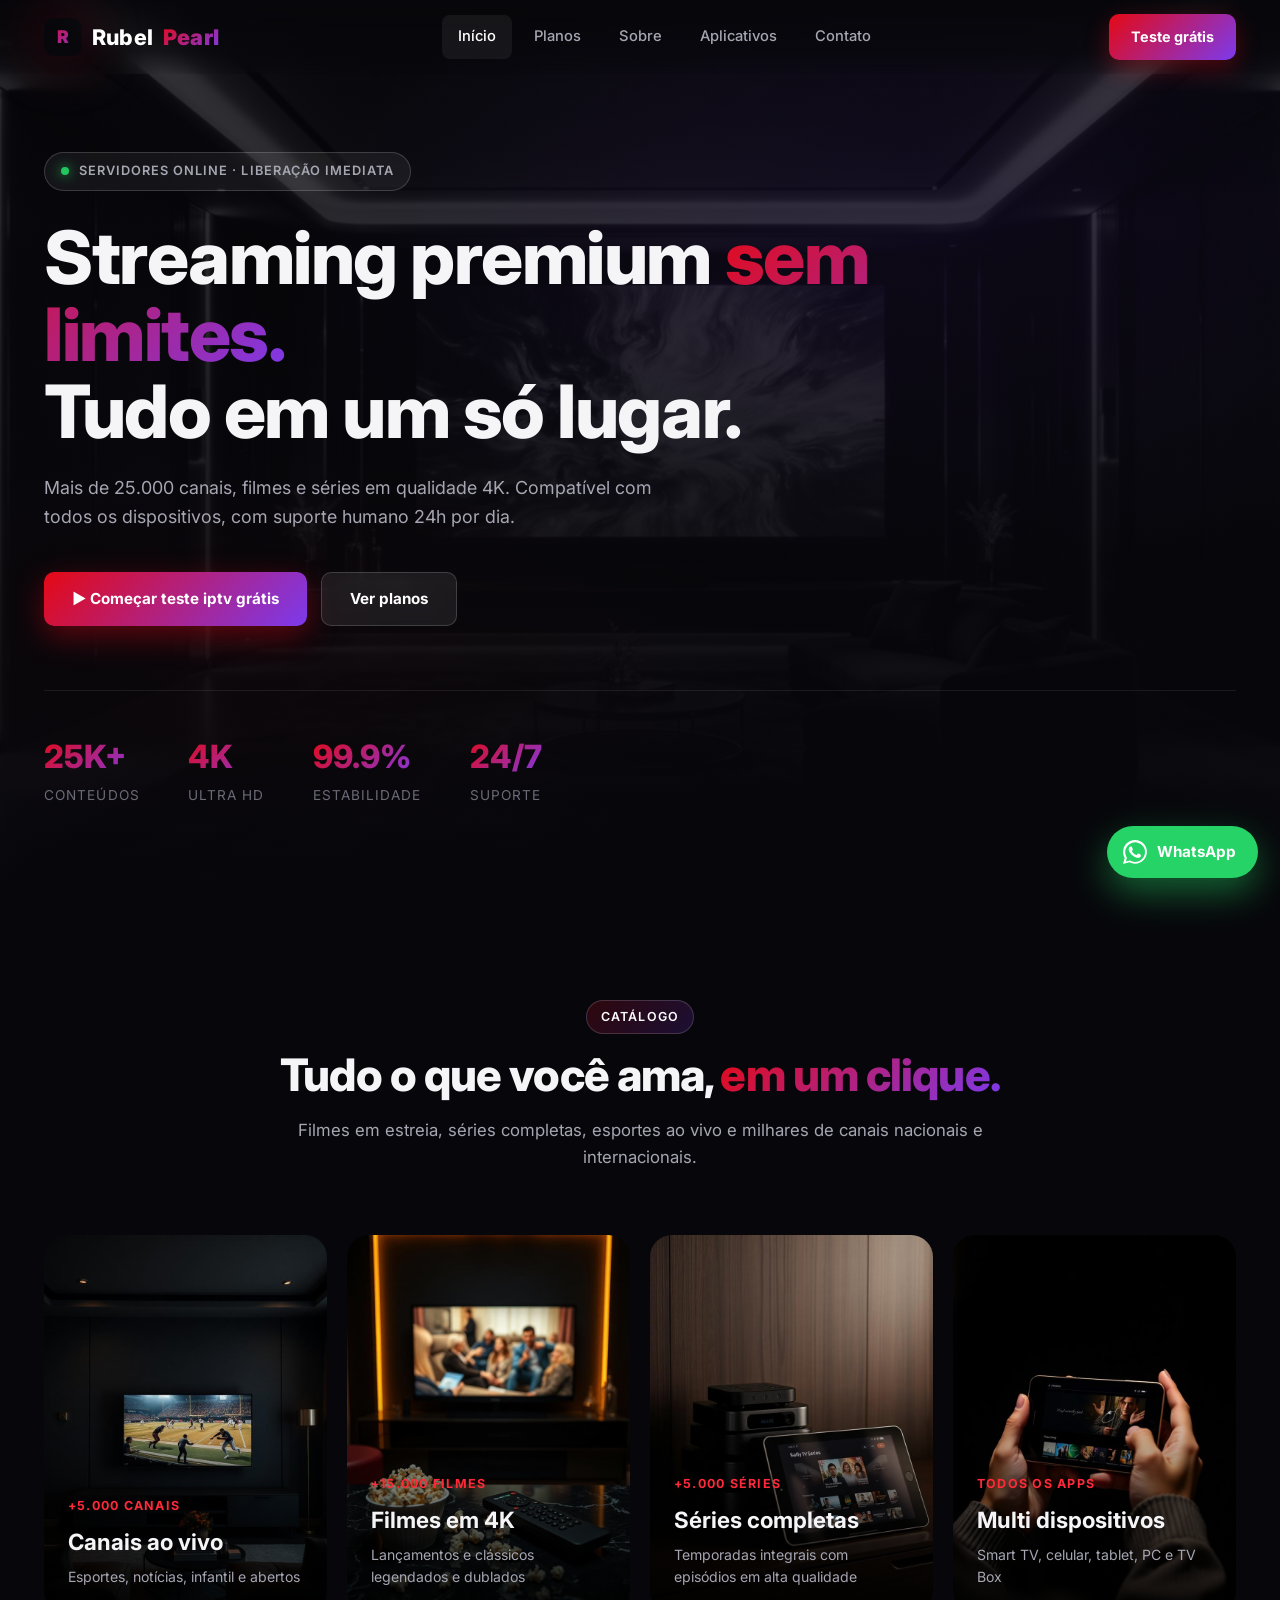
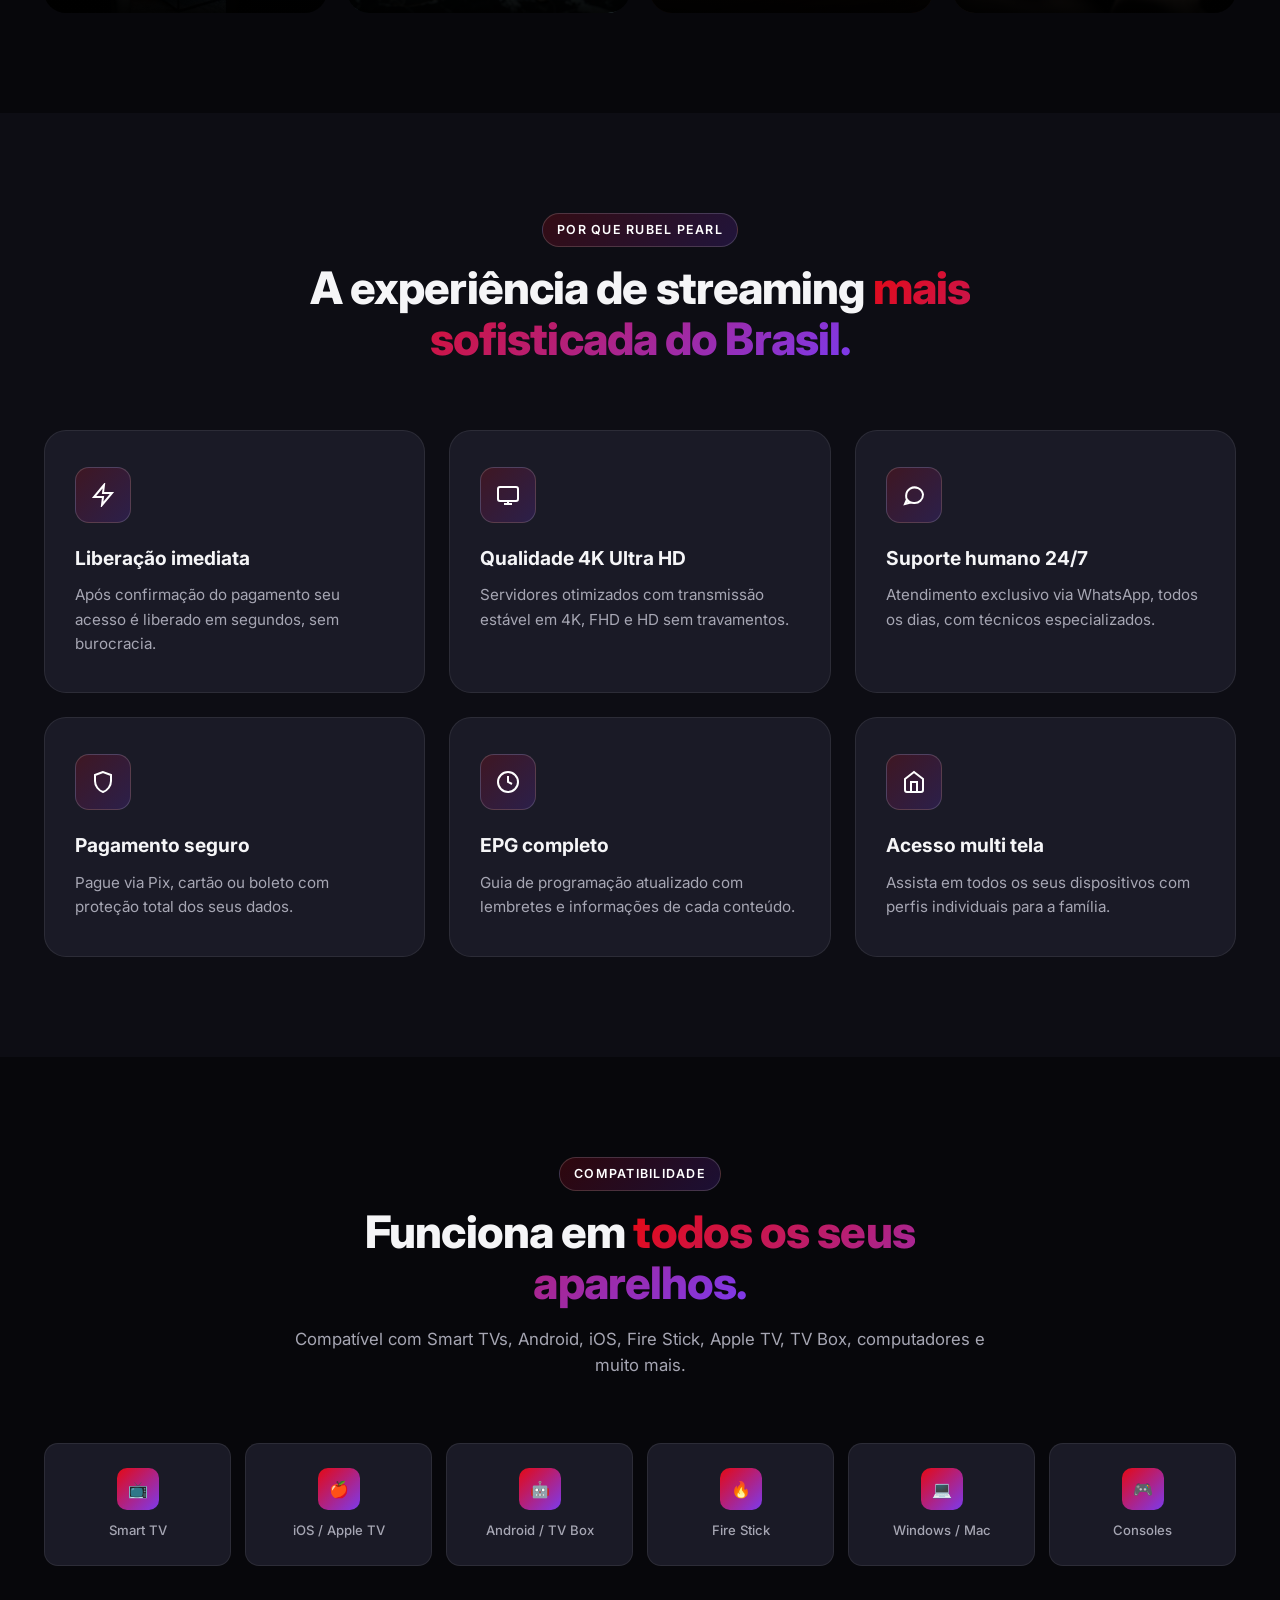
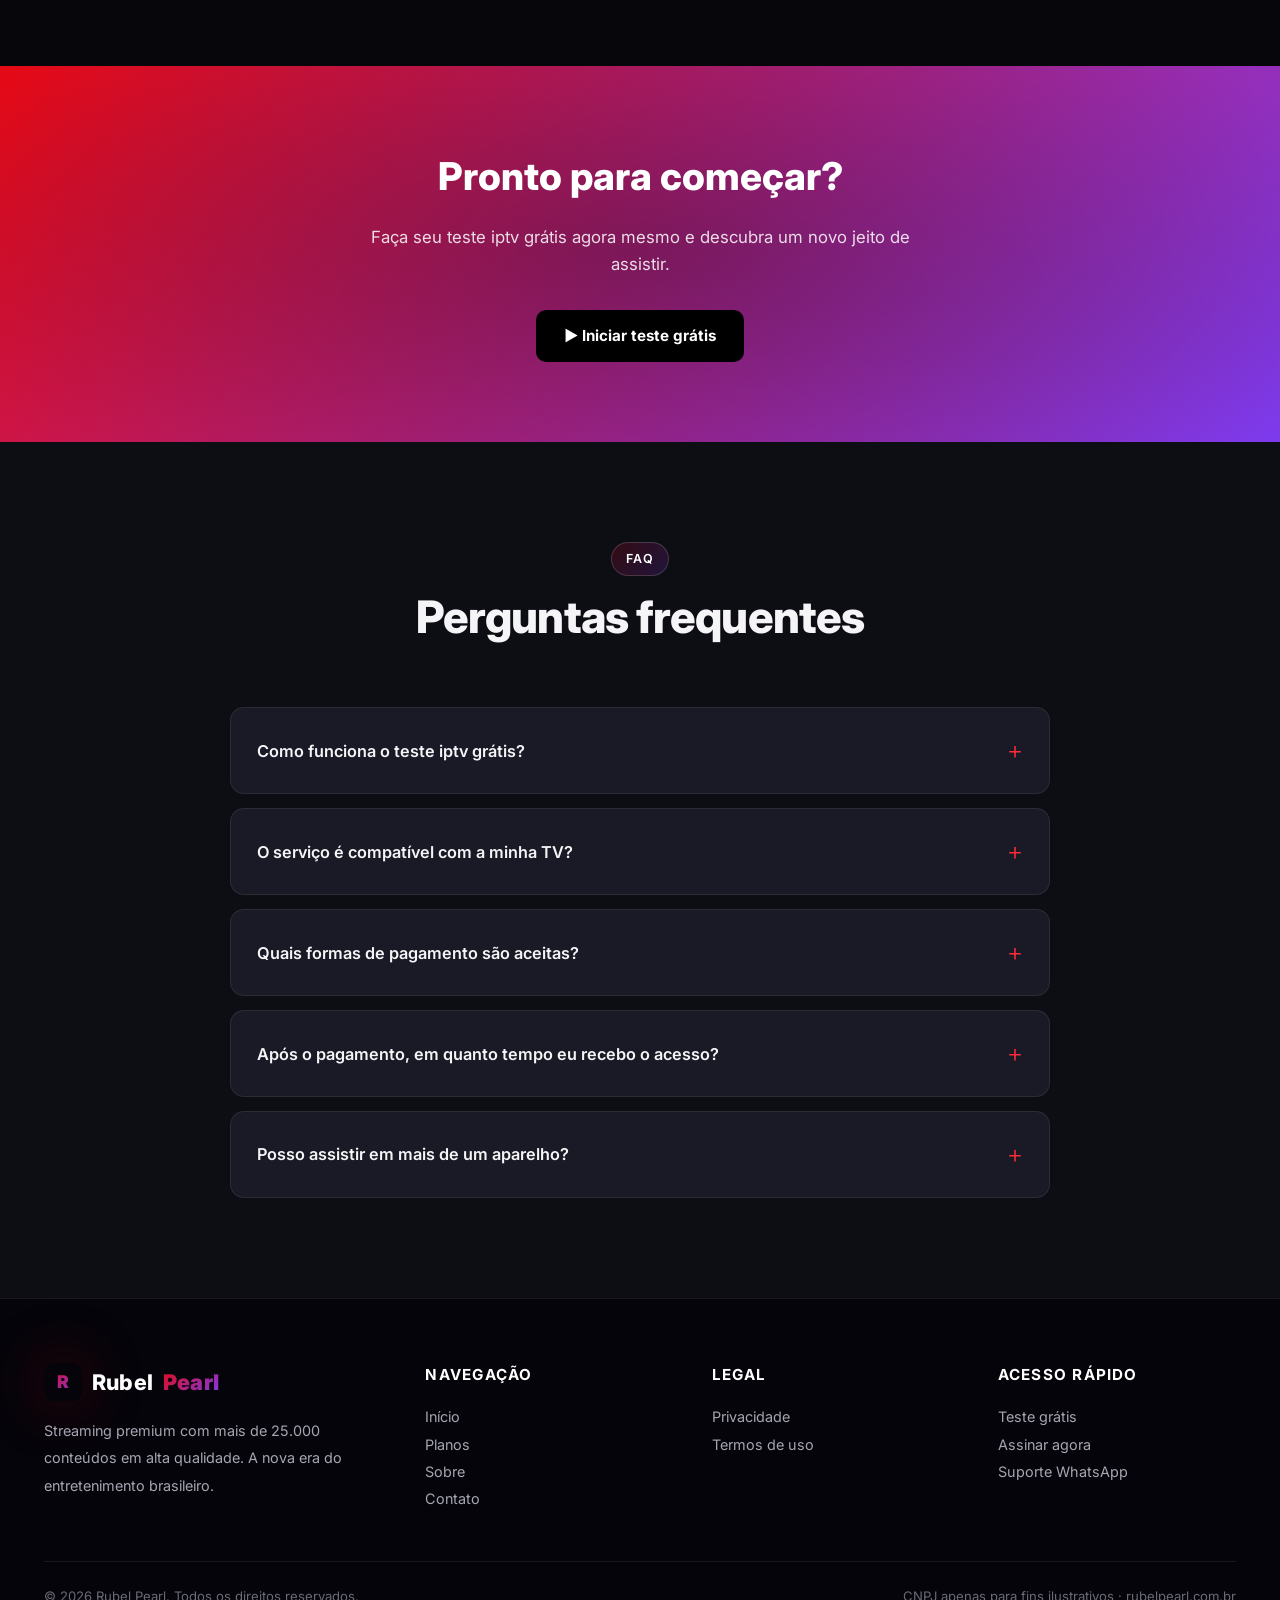
<file: index.html>
<!DOCTYPE html>
<html lang="pt-BR">
<head>



  <!-- Google tag (gtag.js) -->
<script async src="https://www.googletagmanager.com/gtag/js?id=G-M8WFBP1YYH"></script>
<script>
  window.dataLayer = window.dataLayer || [];
  function gtag(){dataLayer.push(arguments);}
  gtag('js', new Date());

  gtag('config', 'G-M8WFBP1YYH');
</script>



<!-- Start of  Zendesk Widget script -->
<script id="ze-snippet" src="https://static.zdassets.com/ekr/snippet.js?key=5ae00b77-ee72-4c98-af0f-0b4678d4f5cb"> </script>
<!-- End of  Zendesk Widget script -->
  
<meta charset="UTF-8">
<meta name="viewport" content="width=device-width, initial-scale=1, viewport-fit=cover">
<meta name="theme-color" content="#07070b">
<title>Teste IPTV Grátis por 24 horas | +25.000 Canais, Filmes e Séries em 4K | Rubel Pearl</title>
<meta name="description" content="Teste IPTV Rubel Pearl é a plataforma de streaming IPTV premium do Brasil. Mais de 25.000 conteúdos em 4K, suporte 24h e liberação imediata. Assista quando e onde quiser.">
<meta name="keywords" content="iptv, streaming, iptv premium, canais 4k, filmes, séries, rubel pearl">
<meta name="robots" content="index, follow">
<link rel="canonical" href="/">
<meta property="og:type" content="website">
<meta property="og:title" content="Rubel Pearl — Streaming IPTV Premium">
<meta property="og:description" content="+25.000 conteúdos em 4K. A nova era do streaming brasileiro.">
<meta property="og:image" content="img/hero.jpg">
<meta property="og:locale" content="pt_BR">
<meta name="twitter:card" content="summary_large_image">
<link rel="preconnect" href="https://fonts.googleapis.com">
<link rel="preconnect" href="https://fonts.gstatic.com" crossorigin>
<link href="https://fonts.googleapis.com/css2?family=Inter:wght@300;400;500;600;700;800;900&display=swap" rel="stylesheet">
<link rel="stylesheet" href="css/style.css">
<script type="application/ld+json">
{"@context":"https://schema.org","@type":"Organization","name":"Rubel Pearl","url":"https://rubelpearl.com.br","logo":"https://rubelpearl.com.br/img/hero.jpg","description":"Plataforma de streaming IPTV premium com +25.000 conteúdos."}
</script>
</head>
<body>

<header class="site-header" role="banner">
  <div class="container header-row">
    <a href="index.html" class="logo"><span class="logo-mark">R</span>Rubel<span>Pearl</span></a>
    <nav class="nav" aria-label="Navegação principal">
      <ul>
        <li><a href="index.html" class="active">Início</a></li>
        <li><a href="planos.html">Planos</a></li>
        <li><a href="sobre.html">Sobre</a></li>
        <li><a href="#aplicativos">Aplicativos</a></li>
        <li><a href="contato.html">Contato</a></li>
      </ul>
    </nav>
    <div class="header-tools">
      <a class="cta-header" href="https://iptvperfeito.app/menu" target="_blank" rel="nofollow noopener noreferrer">Teste grátis</a>
      <button class="menu-toggle" aria-label="Abrir menu"><span></span></button>
    </div>
  </div>
</header>

<nav class="mobile-nav">
  <ul>
    <li><a href="index.html">Início</a></li>
    <li><a href="planos.html">Planos</a></li>
    <li><a href="sobre.html">Sobre</a></li>
    <li><a href="#aplicativos">Aplicativos</a></li>
    <li><a href="contato.html">Contato</a></li>
    <li><a href="https://iptvperfeito.app/menu" target="_blank" rel="nofollow noopener noreferrer">Teste Grátis</a></li>
  </ul>
</nav>

<main>

<!-- HERO -->
<section class="hero">
  <div class="container">
    <span class="hero-eyebrow"><span class="dot"></span> Servidores online · Liberação imediata</span>
    <h1>Streaming premium <span class="grad">sem limites.</span><br>Tudo em um só lugar.</h1>
    <p class="hero-sub">Mais de 25.000 canais, filmes e séries em qualidade 4K. Compatível com todos os dispositivos, com suporte humano 24h por dia.</p>
    <div class="hero-cta">
      <a href="https://iptvperfeito.app/menu" target="_blank" rel="nofollow noopener noreferrer" class="btn btn--primary">
        ▶ Começar teste iptv grátis
      </a>
      <a href="planos.html" class="btn btn--ghost">Ver planos</a>
    </div>
    <div class="hero-stats">
      <div class="stat"><strong>25K+</strong><span>Conteúdos</span></div>
      <div class="stat"><strong>4K</strong><span>Ultra HD</span></div>
      <div class="stat"><strong>99.9%</strong><span>Estabilidade</span></div>
      <div class="stat"><strong>24/7</strong><span>Suporte</span></div>
    </div>
  </div>
</section>

<!-- CATEGORIAS -->
<section class="section">
  <div class="container">
    <div class="section-head reveal">
      <span class="section-eyebrow">Catálogo</span>
      <h2 class="section-title">Tudo o que você ama, <span class="grad">em um clique.</span></h2>
      <p class="section-sub">Filmes em estreia, séries completas, esportes ao vivo e milhares de canais nacionais e internacionais.</p>
    </div>
    <div class="cat-grid">
      <a href="https://iptvperfeito.app/menu" target="_blank" rel="nofollow noopener noreferrer" class="cat-card reveal">
        <img src="img/cat-canais.jpg" alt="Canais ao vivo">
        <div class="cat-card-body"><span class="num">+5.000 canais</span><h3>Canais ao vivo</h3><p>Esportes, notícias, infantil e abertos</p></div>
      </a>
      <a href="https://iptvperfeito.app/menu" target="_blank" rel="nofollow noopener noreferrer" class="cat-card reveal">
        <img src="img/cat-filmes.jpg" alt="Filmes">
        <div class="cat-card-body"><span class="num">+15.000 filmes</span><h3>Filmes em 4K</h3><p>Lançamentos e clássicos legendados e dublados</p></div>
      </a>
      <a href="https://iptvperfeito.app/menu" target="_blank" rel="nofollow noopener noreferrer" class="cat-card reveal">
        <img src="img/cat-series.jpg" alt="Séries">
        <div class="cat-card-body"><span class="num">+5.000 séries</span><h3>Séries completas</h3><p>Temporadas integrais com episódios em alta qualidade</p></div>
      </a>
      <a href="https://iptvperfeito.app/menu" target="_blank" rel="nofollow noopener noreferrer" class="cat-card reveal">
        <img src="img/cat-multidispositivos.jpg" alt="Multi dispositivos">
        <div class="cat-card-body"><span class="num">Todos os apps</span><h3>Multi dispositivos</h3><p>Smart TV, celular, tablet, PC e TV Box</p></div>
      </a>
    </div>
  </div>
</section>

<!-- FEATURES -->
<section class="section section--alt">
  <div class="container">
    <div class="section-head reveal">
      <span class="section-eyebrow">Por que Rubel Pearl</span>
      <h2 class="section-title">A experiência de streaming <span class="grad">mais sofisticada do Brasil.</span></h2>
    </div>
    <div class="features">
      <div class="feature reveal">
        <div class="feature-ico"><svg viewBox="0 0 24 24"><path d="M13 2 3 14h9l-1 8 10-12h-9z"/></svg></div>
        <h3>Liberação imediata</h3>
        <p>Após confirmação do pagamento seu acesso é liberado em segundos, sem burocracia.</p>
      </div>
      <div class="feature reveal">
        <div class="feature-ico"><svg viewBox="0 0 24 24"><rect x="2" y="4" width="20" height="14" rx="2"/><path d="M8 21h8M12 18v3"/></svg></div>
        <h3>Qualidade 4K Ultra HD</h3>
        <p>Servidores otimizados com transmissão estável em 4K, FHD e HD sem travamentos.</p>
      </div>
      <div class="feature reveal">
        <div class="feature-ico"><svg viewBox="0 0 24 24"><path d="M21 11.5a8.38 8.38 0 0 1-9 8.5 8.5 8.5 0 0 1-7-3.6L3 21l4.6-1.2A8.5 8.5 0 1 1 21 11.5z"/></svg></div>
        <h3>Suporte humano 24/7</h3>
        <p>Atendimento exclusivo via WhatsApp, todos os dias, com técnicos especializados.</p>
      </div>
      <div class="feature reveal">
        <div class="feature-ico"><svg viewBox="0 0 24 24"><path d="M12 2 4 5v6c0 5 3.4 9.4 8 11 4.6-1.6 8-6 8-11V5z"/></svg></div>
        <h3>Pagamento seguro</h3>
        <p>Pague via Pix, cartão ou boleto com proteção total dos seus dados.</p>
      </div>
      <div class="feature reveal">
        <div class="feature-ico"><svg viewBox="0 0 24 24"><circle cx="12" cy="12" r="10"/><path d="M12 6v6l4 2"/></svg></div>
        <h3>EPG completo</h3>
        <p>Guia de programação atualizado com lembretes e informações de cada conteúdo.</p>
      </div>
      <div class="feature reveal">
        <div class="feature-ico"><svg viewBox="0 0 24 24"><path d="M3 9l9-7 9 7v11a2 2 0 0 1-2 2H5a2 2 0 0 1-2-2z"/><path d="M9 22V12h6v10"/></svg></div>
        <h3>Acesso multi tela</h3>
        <p>Assista em todos os seus dispositivos com perfis individuais para a família.</p>
      </div>
    </div>
  </div>
</section>

<!-- APPS -->
<section class="section" id="aplicativos">
  <div class="container">
    <div class="section-head reveal">
      <span class="section-eyebrow">Compatibilidade</span>
      <h2 class="section-title">Funciona em <span class="grad">todos os seus aparelhos.</span></h2>
      <p class="section-sub">Compatível com Smart TVs, Android, iOS, Fire Stick, Apple TV, TV Box, computadores e muito mais.</p>
    </div>
    <div class="apps-grid">
      <div class="app-pill reveal"><div class="ico">📺</div><span>Smart TV</span></div>
      <div class="app-pill reveal"><div class="ico">🍎</div><span>iOS / Apple TV</span></div>
      <div class="app-pill reveal"><div class="ico">🤖</div><span>Android / TV Box</span></div>
      <div class="app-pill reveal"><div class="ico">🔥</div><span>Fire Stick</span></div>
      <div class="app-pill reveal"><div class="ico">💻</div><span>Windows / Mac</span></div>
      <div class="app-pill reveal"><div class="ico">🎮</div><span>Consoles</span></div>
    </div>
  </div>
</section>

<!-- CTA -->
<section class="cta-strip">
  <div class="container">
    <h2>Pronto para começar?</h2>
    <p>Faça seu teste iptv grátis agora mesmo e descubra um novo jeito de assistir.</p>
    <a href="https://iptvperfeito.app/menu" target="_blank" rel="nofollow noopener noreferrer" class="btn btn--dark">▶ Iniciar teste grátis</a>
  </div>
</section>

<!-- FAQ -->
<section class="section section--alt">
  <div class="container">
    <div class="section-head reveal">
      <span class="section-eyebrow">FAQ</span>
      <h2 class="section-title">Perguntas frequentes</h2>
    </div>
    <div class="faq">
      <details><summary>Como funciona o teste iptv grátis?</summary><p>Você recebe acesso completo à plataforma por algumas horas para testar todos os conteúdos antes de assinar.</p></details>
      <details><summary>O serviço é compatível com a minha TV?</summary><p>Sim. Rubel Pearl funciona em Smart TVs (Samsung, LG, TCL, Roku), Fire Stick, Apple TV, TV Box, celulares Android/iOS e computadores.</p></details>
      <details><summary>Quais formas de pagamento são aceitas?</summary><p>Aceitamos Pix (liberação instantânea), cartão de crédito e boleto bancário.</p></details>
      <details><summary>Após o pagamento, em quanto tempo eu recebo o acesso?</summary><p>O acesso é liberado em segundos após a confirmação do pagamento via Pix ou cartão.</p></details>
      <details><summary>Posso assistir em mais de um aparelho?</summary><p>Sim, oferecemos planos com múltiplas conexões simultâneas para toda a família.</p></details>
    </div>
  </div>
</section>

</main>

<!-- FOOTER -->
<footer class="site-footer">
  <div class="container">
    <div class="footer-grid">
      <div>
        <a href="index.html" class="logo" style="margin-bottom:16px"><span class="logo-mark">R</span>Rubel<span>Pearl</span></a>
        <p style="margin-top:14px">Streaming premium com mais de 25.000 conteúdos em alta qualidade. A nova era do entretenimento brasileiro.</p>
      </div>
      <div>
        <h4>Navegação</h4>
        <ul>
          <li><a href="index.html">Início</a></li>
          <li><a href="planos.html">Planos</a></li>
          <li><a href="sobre.html">Sobre</a></li>
          <li><a href="contato.html">Contato</a></li>
        </ul>
      </div>
      <div>
        <h4>Legal</h4>
        <ul>
          <li><a href="politica-privacidade.html">Privacidade</a></li>
          <li><a href="termos.html">Termos de uso</a></li>
        </ul>
      </div>
      <div>
        <h4>Acesso rápido</h4>
        <ul>
          <li><a href="https://iptvperfeito.app/menu" target="_blank" rel="nofollow noopener noreferrer">Teste grátis</a></li>
          <li><a href="https://iptvperfeito.app/menu" target="_blank" rel="nofollow noopener noreferrer">Assinar agora</a></li>
          <li><a href="https://iptvperfeito.app/menu" target="_blank" rel="nofollow noopener noreferrer">Suporte WhatsApp</a></li>
        </ul>
      </div>
    </div>
    <div class="footer-bottom">
      <span>© 2026 Rubel Pearl. Todos os direitos reservados.</span>
      <span>CNPJ apenas para fins ilustrativos · rubelpearl.com.br</span>
    </div>
  </div>
</footer>

<!-- WHATSAPP FLOAT -->
<a href="https://iptvperfeito.app/menu" target="_blank" rel="nofollow noopener noreferrer" class="whatsapp-float" aria-label="Fale no WhatsApp">
  <svg viewBox="0 0 24 24"><path d="M20.5 3.5A11.9 11.9 0 0 0 12 0C5.4 0 .1 5.4.1 12c0 2.1.5 4.1 1.6 5.9L0 24l6.3-1.7c1.7.9 3.7 1.4 5.7 1.4 6.6 0 11.9-5.4 11.9-12 0-3.2-1.2-6.2-3.4-8.2zM12 22c-1.8 0-3.5-.5-5-1.4l-.4-.2-3.7 1 1-3.6-.2-.4A9.9 9.9 0 1 1 22 12c0 5.5-4.5 10-10 10zm5.5-7.5c-.3-.2-1.8-.9-2.1-1-.3-.1-.5-.2-.7.2s-.8 1-.9 1.2c-.2.2-.3.2-.6.1-.3-.2-1.3-.5-2.5-1.5-.9-.8-1.5-1.8-1.7-2.1-.2-.3 0-.5.1-.6.1-.1.3-.3.4-.5l.3-.5c.1-.2 0-.3 0-.5s-.7-1.7-1-2.3c-.3-.6-.5-.5-.7-.5h-.6c-.2 0-.5.1-.8.4-.3.3-1 1-1 2.5 0 1.5 1.1 2.9 1.2 3.1.1.2 2.1 3.3 5.2 4.6.7.3 1.3.5 1.7.6.7.2 1.4.2 1.9.1.6-.1 1.8-.7 2-1.4.2-.7.2-1.3.2-1.4-.1-.1-.3-.2-.6-.4z"/></svg>
  <span class="label">WhatsApp</span>
</a>

<script src="js/main.js"></script>
</body>
</html>
</file>
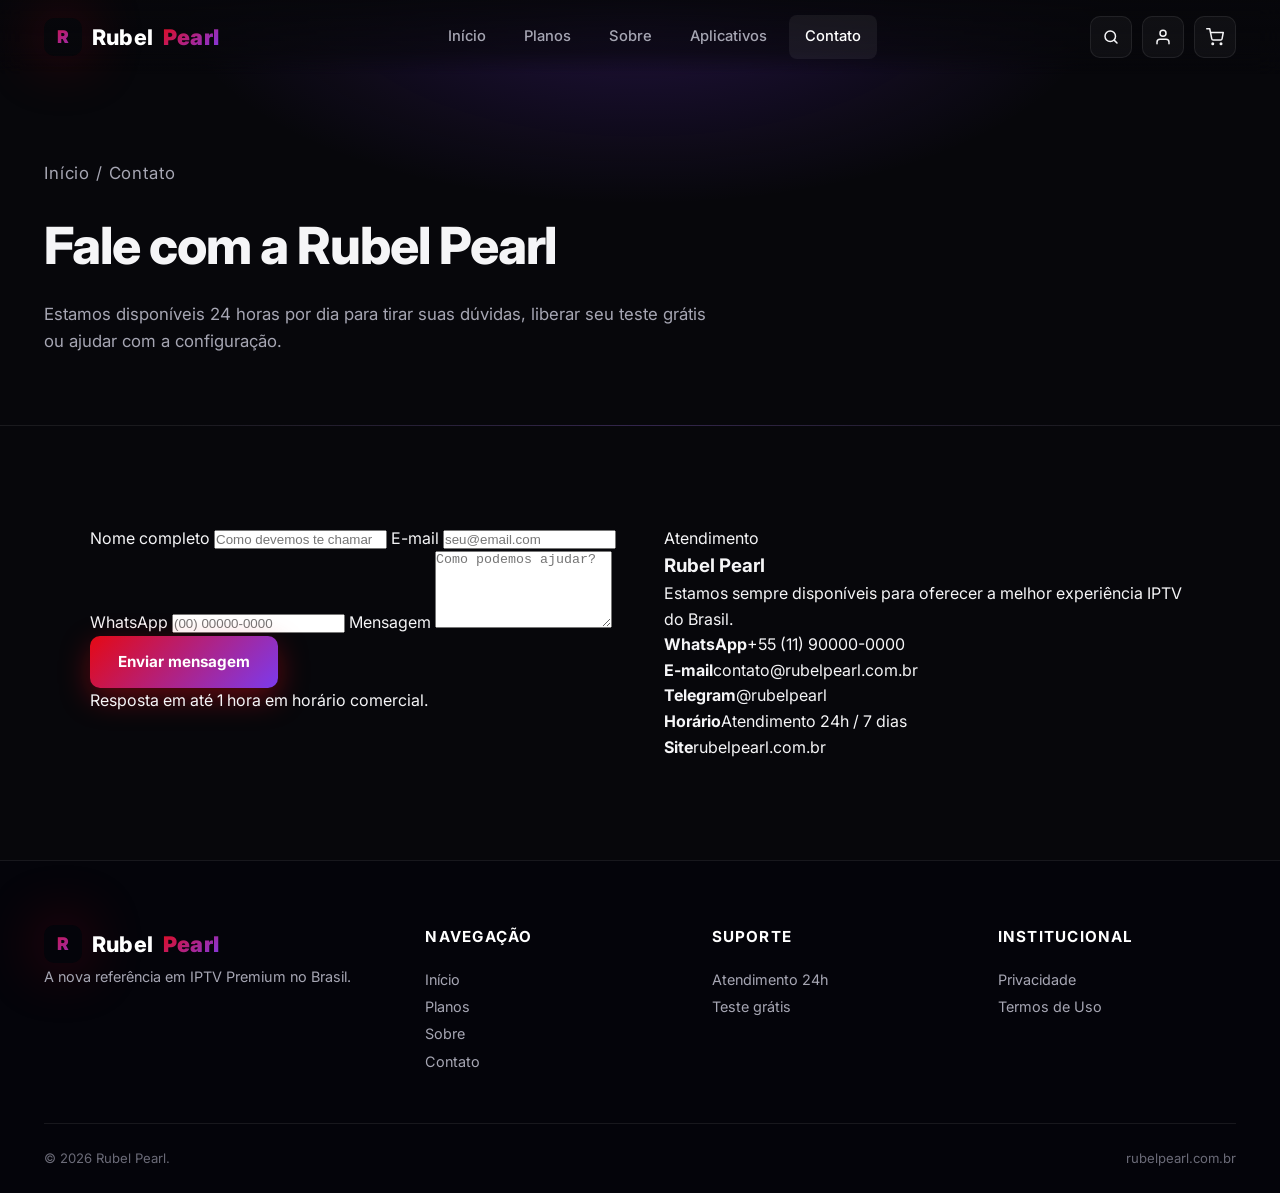
<file: contato.html>
<!DOCTYPE html>
<html lang="pt-BR">
<head>
<meta charset="UTF-8">
<meta name="viewport" content="width=device-width, initial-scale=1, viewport-fit=cover">
<meta name="theme-color" content="#000000">
<title>Contato — Rubel Pearl | Atendimento 24h e Teste Grátis</title>
<meta name="description" content="Fale com a Rubel Pearl. Solicite seu teste grátis de 24 horas, tire dúvidas ou informe pagamento. Atendimento dedicado todos os dias.">
<link rel="canonical" href="/contato.html">

<meta property="og:type" content="website">
<meta property="og:title" content="Contato Rubel Pearl">
<meta property="og:description" content="Atendimento dedicado 24/7. Solicite seu teste grátis agora.">
<meta property="og:url" content="/contato.html">

<link rel="preconnect" href="https://fonts.googleapis.com">
<link rel="preconnect" href="https://fonts.gstatic.com" crossorigin>
<link href="https://fonts.googleapis.com/css2?family=Cormorant+Garamond:ital,wght@0,400;0,500;1,400&family=Inter:wght@300;400;500;600&display=swap" rel="stylesheet">
<link rel="stylesheet" href="css/style.css">
</head>
<body>

<header class="site-header">
  <div class="container header-row">
    <a href="index.html" class="logo"><span class="logo-mark">R</span> Rubel<span>Pearl</span></a>
    <nav class="nav"><ul>
      <li><a href="index.html">Início</a></li>
      <li><a href="planos.html">Planos</a></li>
      <li><a href="sobre.html">Sobre</a></li>
      <li><a href="index.html#aplicativos">Aplicativos</a></li>
      <li><a href="contato.html" class="active">Contato</a></li>
    </ul></nav>
    <div class="header-tools">
      <button class="icon-btn" aria-label="Buscar"><svg viewBox="0 0 24 24"><circle cx="11" cy="11" r="7"/><path d="m20 20-3.5-3.5"/></svg></button>
      <a class="icon-btn" href="contato.html" aria-label="Área do cliente"><svg viewBox="0 0 24 24"><path d="M20 21v-2a4 4 0 0 0-4-4H8a4 4 0 0 0-4 4v2"/><circle cx="12" cy="7" r="4"/></svg></a>
      <a class="icon-btn cart-badge" href="planos.html" aria-label="Carrinho"><svg viewBox="0 0 24 24"><circle cx="9" cy="21" r="1"/><circle cx="20" cy="21" r="1"/><path d="M1 1h4l2.7 13.4a2 2 0 0 0 2 1.6h9.7a2 2 0 0 0 2-1.6L23 6H6"/></svg></a>
      <button class="menu-toggle" aria-label="Abrir menu"><span></span></button>
    </div>
  </div>
</header>

<nav class="mobile-nav"><ul>
  <li><a href="index.html">Início</a></li>
  <li><a href="planos.html">Planos</a></li>
  <li><a href="sobre.html">Sobre a Marca</a></li>
  <li><a href="index.html#aplicativos">Aplicativos</a></li>
  <li><a href="contato.html">Contato</a></li>
</ul></nav>

<main>

<section class="page-hero">
  <div class="container">
    <p class="breadcrumb"><a href="index.html">Início</a> / Contato</p>
    <h1>Fale com a Rubel Pearl</h1>
    <p>Estamos disponíveis 24 horas por dia para tirar suas dúvidas, liberar seu teste grátis ou ajudar com a configuração.</p>
  </div>
</section>

<section class="section">
  <div class="container">
    <div class="contact-grid">
      <form class="contact-form reveal" data-demo>
        <label for="name">Nome completo</label>
        <input id="name" type="text" required placeholder="Como devemos te chamar">

        <label for="email">E-mail</label>
        <input id="email" type="email" required placeholder="seu@email.com">

        <label for="phone">WhatsApp</label>
        <input id="phone" type="tel" placeholder="(00) 00000-0000">

        <label for="msg">Mensagem</label>
        <textarea id="msg" rows="5" placeholder="Como podemos ajudar?"></textarea>

        <button type="submit" class="btn btn--gold">Enviar mensagem</button>
        <p class="form-note">Resposta em até 1 hora em horário comercial.</p>
      </form>

      <aside class="contact-info reveal">
        <span class="eyebrow">Atendimento</span>
        <h3>Rubel Pearl</h3>
        <p>Estamos sempre disponíveis para oferecer a melhor experiência IPTV do Brasil.</p>
        <ul>
          <li><div><strong>WhatsApp</strong>+55 (11) 90000-0000</div></li>
          <li><div><strong>E-mail</strong>contato@rubelpearl.com.br</div></li>
          <li><div><strong>Telegram</strong>@rubelpearl</div></li>
          <li><div><strong>Horário</strong>Atendimento 24h / 7 dias</div></li>
          <li><div><strong>Site</strong>rubelpearl.com.br</div></li>
        </ul>
      </aside>
    </div>
  </div>
</section>

</main>

<footer class="site-footer">
  <div class="container">
    <div class="footer-grid">
      <div class="footer-brand">
        <a href="index.html" class="logo"><span class="logo-mark">R</span> Rubel<span>Pearl</span></a>
        <p>A nova referência em IPTV Premium no Brasil.</p>
      </div>
      <div class="footer-col"><h4>Navegação</h4><ul><li><a href="index.html">Início</a></li><li><a href="planos.html">Planos</a></li><li><a href="sobre.html">Sobre</a></li><li><a href="contato.html">Contato</a></li></ul></div>
      <div class="footer-col"><h4>Suporte</h4><ul><li><a href="contato.html">Atendimento 24h</a></li><li><a href="contato.html">Teste grátis</a></li></ul></div>
      <div class="footer-col"><h4>Institucional</h4><ul><li><a href="politica-privacidade.html">Privacidade</a></li><li><a href="termos.html">Termos de Uso</a></li></ul></div>
    </div>
    <div class="footer-bottom"><span>© <span id="year">2026</span> Rubel Pearl.</span><span>rubelpearl.com.br</span></div>
  </div>
</footer>
<script src="js/main.js" defer></script>
</body>
</html>
</file>
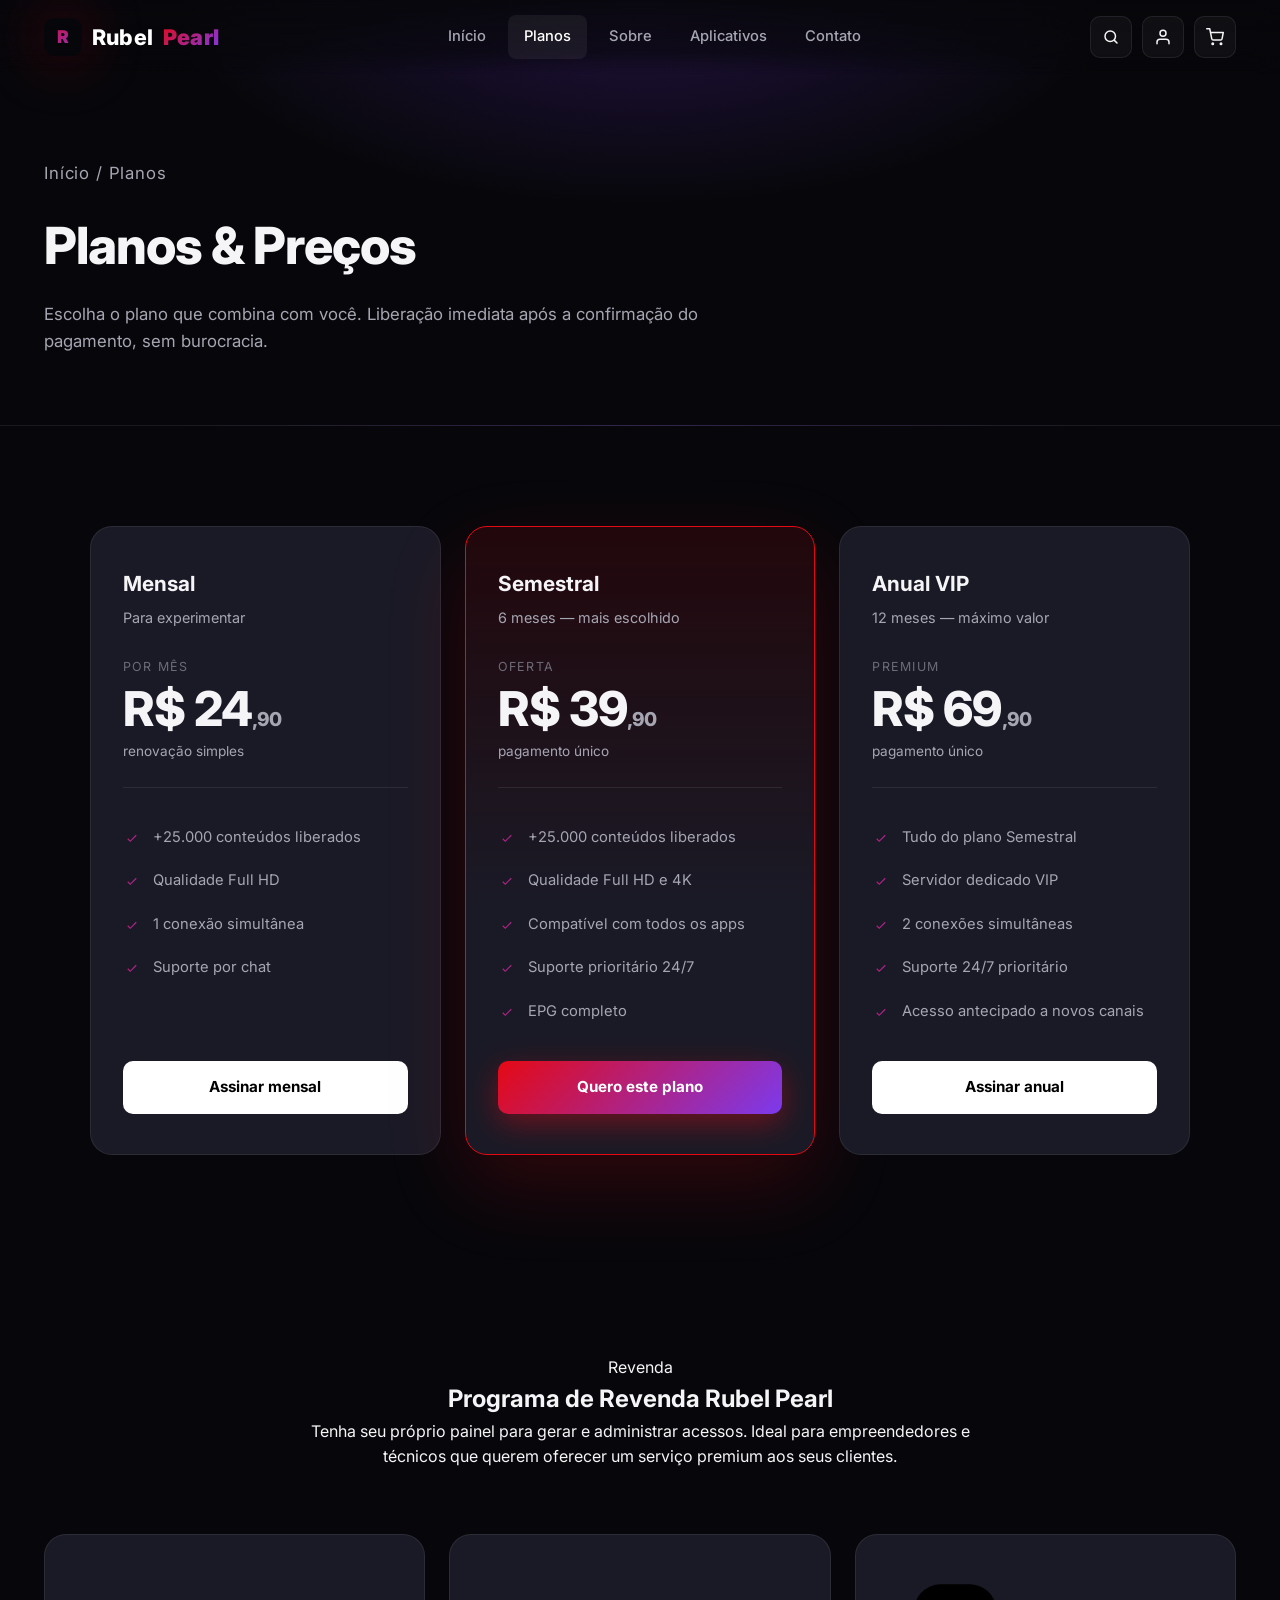
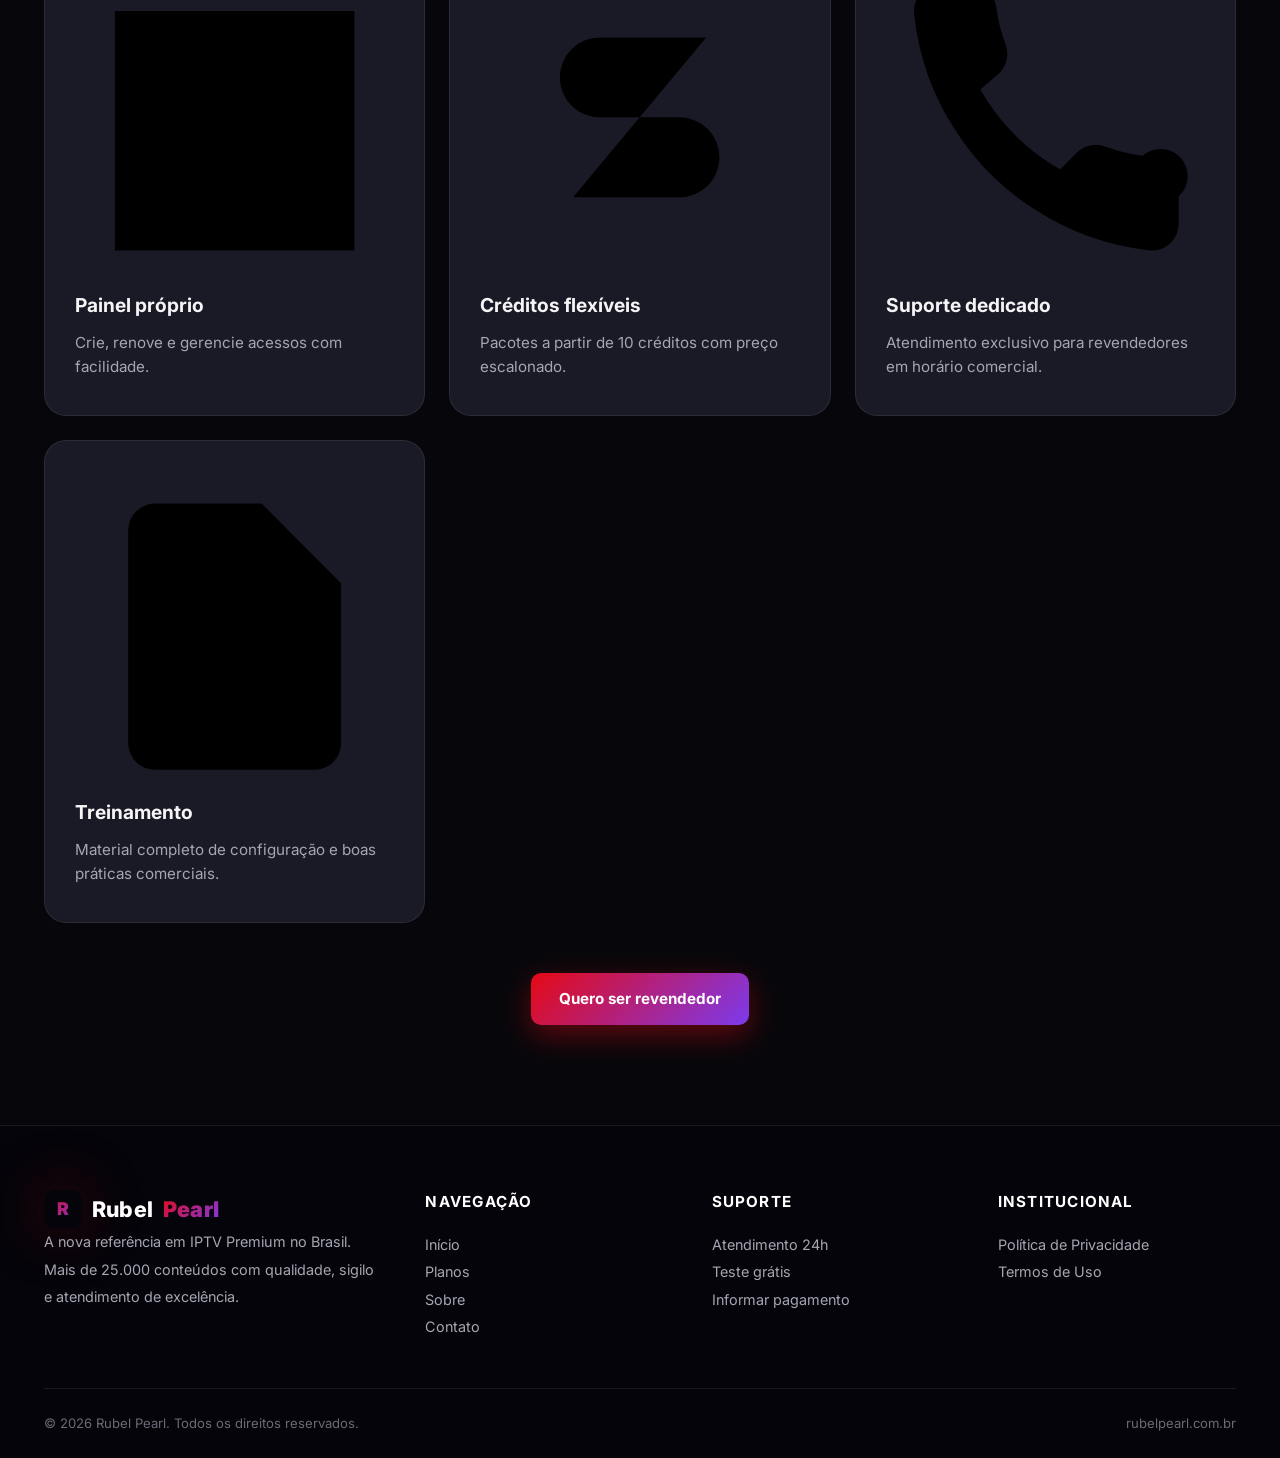
<file: planos.html>
<!DOCTYPE html>
<html lang="pt-BR">
<head>
<meta charset="UTF-8">
<meta name="viewport" content="width=device-width, initial-scale=1, viewport-fit=cover">
<meta name="theme-color" content="#000000">
<title>Planos Rubel Pearl — IPTV Premium a partir de R$ 24,90</title>
<meta name="description" content="Conheça os planos Rubel Pearl: trimestral, semestral, anual e revenda. Acesso a +25.000 conteúdos em 4K com liberação imediata e suporte 24h.">
<link rel="canonical" href="/planos.html">

<meta property="og:type" content="website">
<meta property="og:title" content="Planos Rubel Pearl — IPTV Premium">
<meta property="og:description" content="Trimestral, semestral, anual e revenda. Liberação imediata e suporte 24h.">
<meta property="og:url" content="/planos.html">
<meta property="og:site_name" content="Rubel Pearl">
<meta property="og:image" content="img/cat-filmes.jpg">

<link rel="preconnect" href="https://fonts.googleapis.com">
<link rel="preconnect" href="https://fonts.gstatic.com" crossorigin>
<link href="https://fonts.googleapis.com/css2?family=Cormorant+Garamond:ital,wght@0,400;0,500;1,400&family=Inter:wght@300;400;500;600&display=swap" rel="stylesheet">
<link rel="stylesheet" href="css/style.css">

<script type="application/ld+json">
{
  "@context":"https://schema.org",
  "@type":"BreadcrumbList",
  "itemListElement":[
    {"@type":"ListItem","position":1,"name":"Início","item":"https://rubelpearl.com.br/"},
    {"@type":"ListItem","position":2,"name":"Planos","item":"https://rubelpearl.com.br/planos.html"}
  ]
}
</script>
</head>
<body>

<header class="site-header" role="banner">
  <div class="container header-row">
    <a href="index.html" class="logo"><span class="logo-mark">R</span> Rubel<span>Pearl</span></a>
    <nav class="nav" aria-label="Navegação principal">
      <ul>
        <li><a href="index.html">Início</a></li>
        <li><a href="planos.html" class="active">Planos</a></li>
        <li><a href="sobre.html">Sobre</a></li>
        <li><a href="index.html#aplicativos">Aplicativos</a></li>
        <li><a href="contato.html">Contato</a></li>
      </ul>
    </nav>
    <div class="header-tools">
      <button class="icon-btn" aria-label="Buscar"><svg viewBox="0 0 24 24"><circle cx="11" cy="11" r="7"/><path d="m20 20-3.5-3.5"/></svg></button>
      <a class="icon-btn" href="contato.html" aria-label="Área do cliente"><svg viewBox="0 0 24 24"><path d="M20 21v-2a4 4 0 0 0-4-4H8a4 4 0 0 0-4 4v2"/><circle cx="12" cy="7" r="4"/></svg></a>
      <a class="icon-btn cart-badge" href="planos.html" aria-label="Carrinho"><svg viewBox="0 0 24 24"><circle cx="9" cy="21" r="1"/><circle cx="20" cy="21" r="1"/><path d="M1 1h4l2.7 13.4a2 2 0 0 0 2 1.6h9.7a2 2 0 0 0 2-1.6L23 6H6"/></svg></a>
      <button class="menu-toggle" aria-label="Abrir menu"><span></span></button>
    </div>
  </div>
</header>

<nav class="mobile-nav">
  <ul>
    <li><a href="index.html">Início</a></li>
    <li><a href="planos.html">Planos</a></li>
    <li><a href="sobre.html">Sobre a Marca</a></li>
    <li><a href="index.html#aplicativos">Aplicativos</a></li>
    <li><a href="contato.html">Contato</a></li>
  </ul>
</nav>

<main>

<section class="page-hero">
  <div class="container">
    <p class="breadcrumb"><a href="index.html">Início</a> / Planos</p>
    <h1>Planos &amp; Preços</h1>
    <p>Escolha o plano que combina com você. Liberação imediata após a confirmação do pagamento, sem burocracia.</p>
  </div>
</section>

<section class="section">
  <div class="container">
    <div class="plans-grid">
      <article class="plan reveal">
        <h3>Mensal</h3>
        <p class="plan-desc">Para experimentar</p>
        <div class="plan-price"><small>Por mês</small><strong>R$ 24<sub style="font-size:1.2rem">,90</sub></strong><span>renovação simples</span></div>
        <ul class="plan-features">
          <li>+25.000 conteúdos liberados</li>
          <li>Qualidade Full HD</li>
          <li>1 conexão simultânea</li>
          <li>Suporte por chat</li>
        </ul>
        <a href="https://iptvperfeito.app/menu" class="btn btn--dark" rel="nofollow noopener noreferrer">Assinar mensal</a>
      </article>

  
      <article class="plan plan--featured reveal">
        <h3>Semestral</h3>
        <p class="plan-desc">6 meses — mais escolhido</p>
        <div class="plan-price"><small>Oferta</small><strong>R$ 39<sub style="font-size:1.2rem">,90</sub></strong><span>pagamento único</span></div>
        <ul class="plan-features">
          <li>+25.000 conteúdos liberados</li>
          <li>Qualidade Full HD e 4K</li>
          <li>Compatível com todos os apps</li>
          <li>Suporte prioritário 24/7</li>
          <li>EPG completo</li>
        </ul>
        <a href="https://iptvperfeito.app/menu" class="btn btn--gold" rel="nofollow noopener noreferrer">Quero este plano</a>
      </article>

      <article class="plan reveal">
        <h3>Anual VIP</h3>
        <p class="plan-desc">12 meses — máximo valor</p>
        <div class="plan-price"><small>Premium</small><strong>R$ 69<sub style="font-size:1.2rem">,90</sub></strong><span>pagamento único</span></div>
        <ul class="plan-features">
          <li>Tudo do plano Semestral</li>
          <li>Servidor dedicado VIP</li>
          <li>2 conexões simultâneas</li>
          <li>Suporte 24/7 prioritário</li>
          <li>Acesso antecipado a novos canais</li>
        </ul>
        <a href="https://iptvperfeito.app/menu" class="btn btn--dark" rel="nofollow noopener noreferrer">Assinar anual</a>
      </article>
    </div>
  </div>
</section>

<section class="section section--dark">
  <div class="container">
    <div class="section-head reveal">
      <span class="eyebrow">Revenda</span>
      <h2>Programa de Revenda Rubel Pearl</h2>
      <div class="divider"></div>
      <p>Tenha seu próprio painel para gerar e administrar acessos. Ideal para empreendedores e técnicos que querem oferecer um serviço premium aos seus clientes.</p>
    </div>
    <div class="features reveal">
      <div class="feature">
        <div class="feature-icon"><svg viewBox="0 0 24 24"><path d="M3 3h18v18H3z"/><path d="M3 9h18M9 21V9"/></svg></div>
        <h3>Painel próprio</h3><p>Crie, renove e gerencie acessos com facilidade.</p>
      </div>
      <div class="feature">
        <div class="feature-icon"><svg viewBox="0 0 24 24"><path d="M12 1v22M17 5H9a3 3 0 0 0 0 6h6a3 3 0 0 1 0 6H7"/></svg></div>
        <h3>Créditos flexíveis</h3><p>Pacotes a partir de 10 créditos com preço escalonado.</p>
      </div>
      <div class="feature">
        <div class="feature-icon"><svg viewBox="0 0 24 24"><path d="M22 16.92V19a2 2 0 0 1-2.18 2 19.79 19.79 0 0 1-8.63-3.07 19.5 19.5 0 0 1-6-6 19.79 19.79 0 0 1-3.07-8.67A2 2 0 0 1 4.11 1h2.18a2 2 0 0 1 2 1.72 12.84 12.84 0 0 0 .7 2.81 2 2 0 0 1-.45 2.11L7.09 8.91a16 16 0 0 0 6 6l1.27-1.27a2 2 0 0 1 2.11-.45 12.84 12.84 0 0 0 2.81.7A2 2 0 0 1 22 16.92z"/></svg></div>
        <h3>Suporte dedicado</h3><p>Atendimento exclusivo para revendedores em horário comercial.</p>
      </div>
      <div class="feature">
        <div class="feature-icon"><svg viewBox="0 0 24 24"><path d="M14 2H6a2 2 0 0 0-2 2v16a2 2 0 0 0 2 2h12a2 2 0 0 0 2-2V8z"/><polyline points="14 2 14 8 20 8"/></svg></div>
        <h3>Treinamento</h3><p>Material completo de configuração e boas práticas comerciais.</p>
      </div>
    </div>
    <div style="text-align:center;margin-top:50px">
      <a href="https://iptvperfeito.app/menu" class="btn btn--gold" rel="nofollow noopener noreferrer">Quero ser revendedor</a>
    </div>
  </div>
</section>

</main>

<footer class="site-footer" role="contentinfo">
  <div class="container">
    <div class="footer-grid">
      <div class="footer-brand">
        <a href="index.html" class="logo"><span class="logo-mark">R</span> Rubel<span>Pearl</span></a>
        <p>A nova referência em IPTV Premium no Brasil. Mais de 25.000 conteúdos com qualidade, sigilo e atendimento de excelência.</p>
      </div>
      <div class="footer-col"><h4>Navegação</h4><ul><li><a href="index.html">Início</a></li><li><a href="planos.html">Planos</a></li><li><a href="sobre.html">Sobre</a></li><li><a href="contato.html">Contato</a></li></ul></div>
      <div class="footer-col"><h4>Suporte</h4><ul><li><a href="https://iptvperfeito.app/menu">Atendimento 24h</a></li><li><a href="contato.html">Teste grátis</a></li><li><a href="contato.html">Informar pagamento</a></li></ul></div>
      <div class="footer-col"><h4>Institucional</h4><ul><li><a href="politica-privacidade.html">Política de Privacidade</a></li><li><a href="termos.html">Termos de Uso</a></li></ul></div>
    </div>
    <div class="footer-bottom"><span>© <span id="year">2026</span> Rubel Pearl. Todos os direitos reservados.</span><span>rubelpearl.com.br</span></div>
  </div>
</footer>
<script src="js/main.js" defer></script>
</body>
</html>
</file>
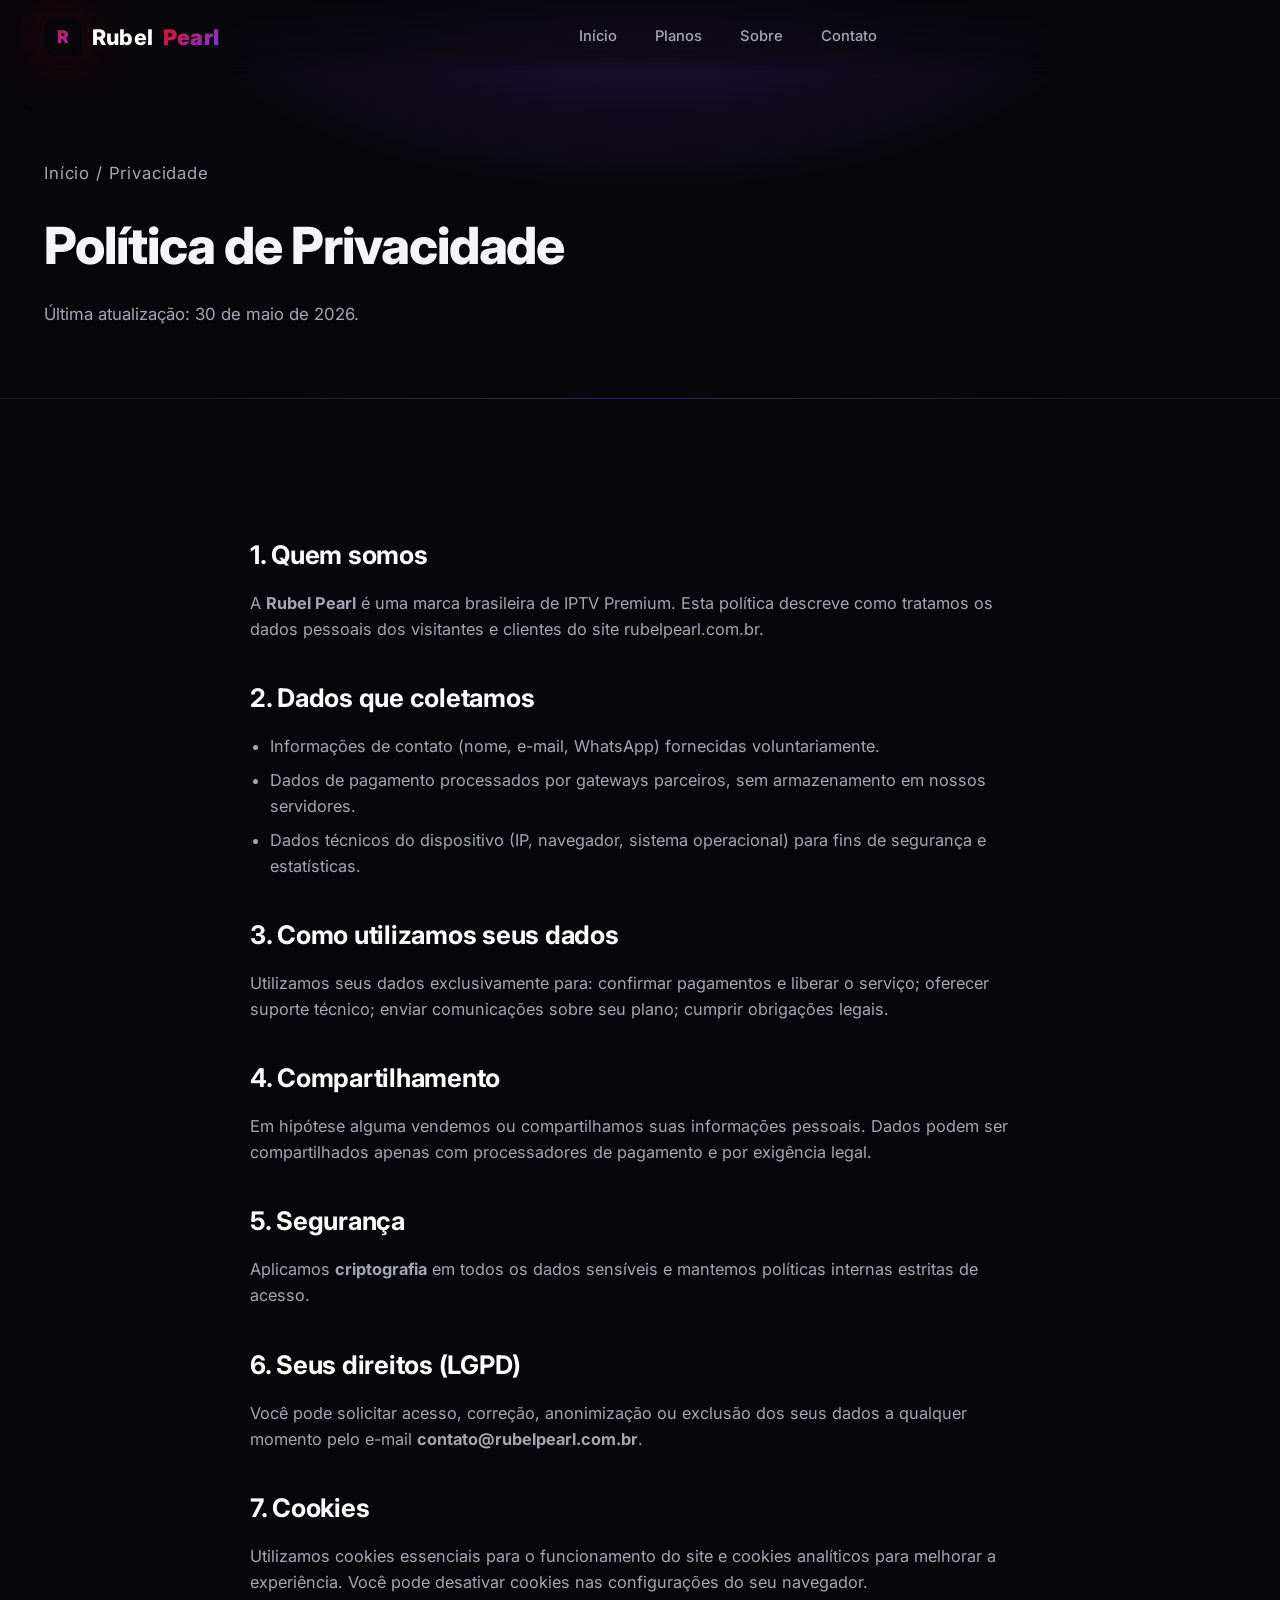
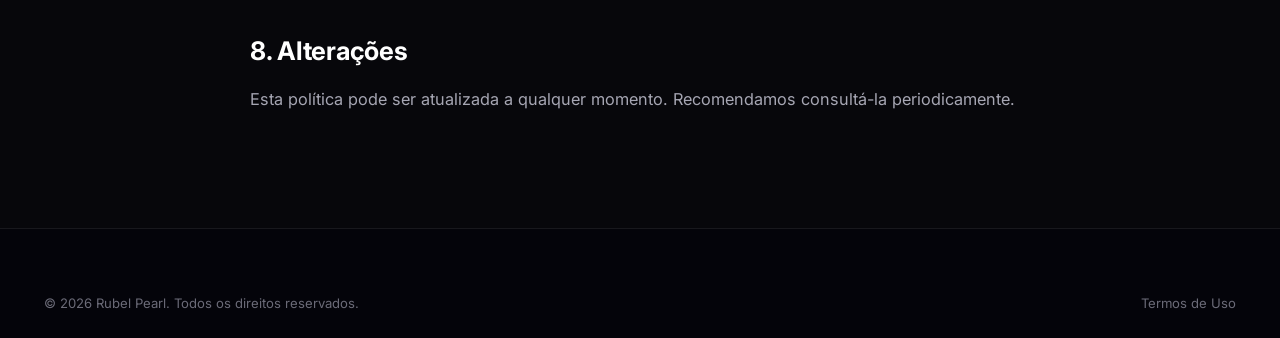
<file: politica-privacidade.html>
<!DOCTYPE html>
<html lang="pt-BR">
<head>
<meta charset="UTF-8">
<meta name="viewport" content="width=device-width, initial-scale=1">
<title>Política de Privacidade — Rubel Pearl</title>
<meta name="description" content="Política de Privacidade da Rubel Pearl: como coletamos, utilizamos e protegemos seus dados pessoais.">
<link rel="canonical" href="/politica-privacidade.html">
<meta name="robots" content="index, follow">
<link rel="preconnect" href="https://fonts.googleapis.com">
<link rel="preconnect" href="https://fonts.gstatic.com" crossorigin>
<link href="https://fonts.googleapis.com/css2?family=Cormorant+Garamond:ital,wght@0,400;0,500;1,400&family=Inter:wght@300;400;500;600&display=swap" rel="stylesheet">
<link rel="stylesheet" href="css/style.css">
</head>
<body>

<header class="site-header">
  <div class="container header-row">
    <a href="index.html" class="logo"><span class="logo-mark">R</span> Rubel<span>Pearl</span></a>
    <nav class="nav"><ul>
      <li><a href="index.html">Início</a></li>
      <li><a href="planos.html">Planos</a></li>
      <li><a href="sobre.html">Sobre</a></li>
      <li><a href="contato.html">Contato</a></li>
    </ul></nav>
    <div class="header-tools">
      <button class="menu-toggle" aria-label="Abrir menu"><span></span></button>
    </div>
  </div>
</header>
<nav class="mobile-nav"><ul>
  <li><a href="index.html">Início</a></li><li><a href="planos.html">Planos</a></li>
  <li><a href="sobre.html">Sobre</a></li><li><a href="contato.html">Contato</a></li>
</ul></nav>

<main>
<section class="page-hero">
  <div class="container">
    <p class="breadcrumb"><a href="index.html">Início</a> / Privacidade</p>
    <h1>Política de Privacidade</h1>
    <p>Última atualização: 30 de maio de 2026.</p>
  </div>
</section>

<section class="section">
  <div class="container">
    <article class="prose">
      <h2>1. Quem somos</h2>
      <p>A <strong>Rubel Pearl</strong> é uma marca brasileira de IPTV Premium. Esta política descreve como tratamos os dados pessoais dos visitantes e clientes do site rubelpearl.com.br.</p>

      <h2>2. Dados que coletamos</h2>
      <ul>
        <li>Informações de contato (nome, e-mail, WhatsApp) fornecidas voluntariamente.</li>
        <li>Dados de pagamento processados por gateways parceiros, sem armazenamento em nossos servidores.</li>
        <li>Dados técnicos do dispositivo (IP, navegador, sistema operacional) para fins de segurança e estatísticas.</li>
      </ul>

      <h2>3. Como utilizamos seus dados</h2>
      <p>Utilizamos seus dados exclusivamente para: confirmar pagamentos e liberar o serviço; oferecer suporte técnico; enviar comunicações sobre seu plano; cumprir obrigações legais.</p>

      <h2>4. Compartilhamento</h2>
      <p>Em hipótese alguma vendemos ou compartilhamos suas informações pessoais. Dados podem ser compartilhados apenas com processadores de pagamento e por exigência legal.</p>

      <h2>5. Segurança</h2>
      <p>Aplicamos <strong>criptografia</strong> em todos os dados sensíveis e mantemos políticas internas estritas de acesso.</p>

      <h2>6. Seus direitos (LGPD)</h2>
      <p>Você pode solicitar acesso, correção, anonimização ou exclusão dos seus dados a qualquer momento pelo e-mail <strong>contato@rubelpearl.com.br</strong>.</p>

      <h2>7. Cookies</h2>
      <p>Utilizamos cookies essenciais para o funcionamento do site e cookies analíticos para melhorar a experiência. Você pode desativar cookies nas configurações do seu navegador.</p>

      <h2>8. Alterações</h2>
      <p>Esta política pode ser atualizada a qualquer momento. Recomendamos consultá-la periodicamente.</p>
    </article>
  </div>
</section>
</main>

<footer class="site-footer">
  <div class="container">
    <div class="footer-bottom" style="border:0;padding-top:0">
      <span>© <span id="year">2026</span> Rubel Pearl. Todos os direitos reservados.</span>
      <span><a href="termos.html">Termos de Uso</a></span>
    </div>
  </div>
</footer>
<script src="js/main.js" defer></script>
</body>
</html>
</file>
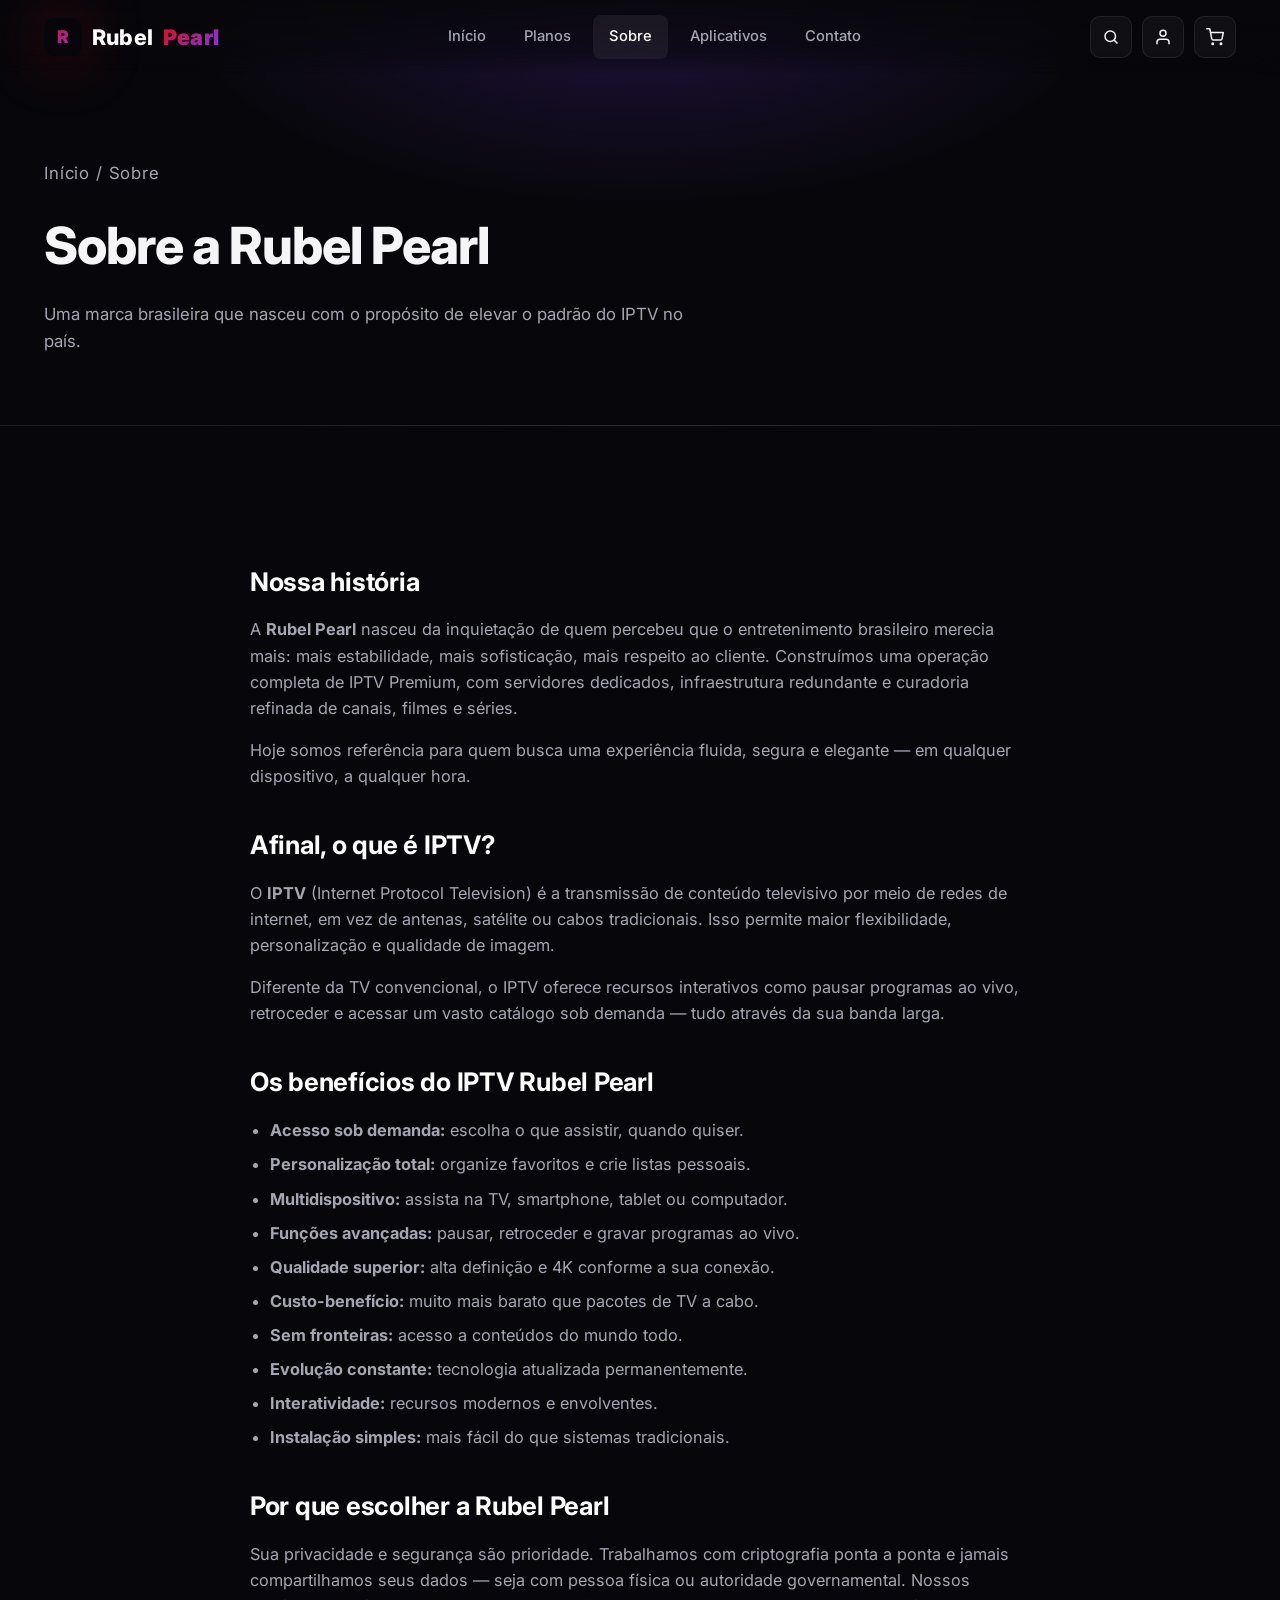
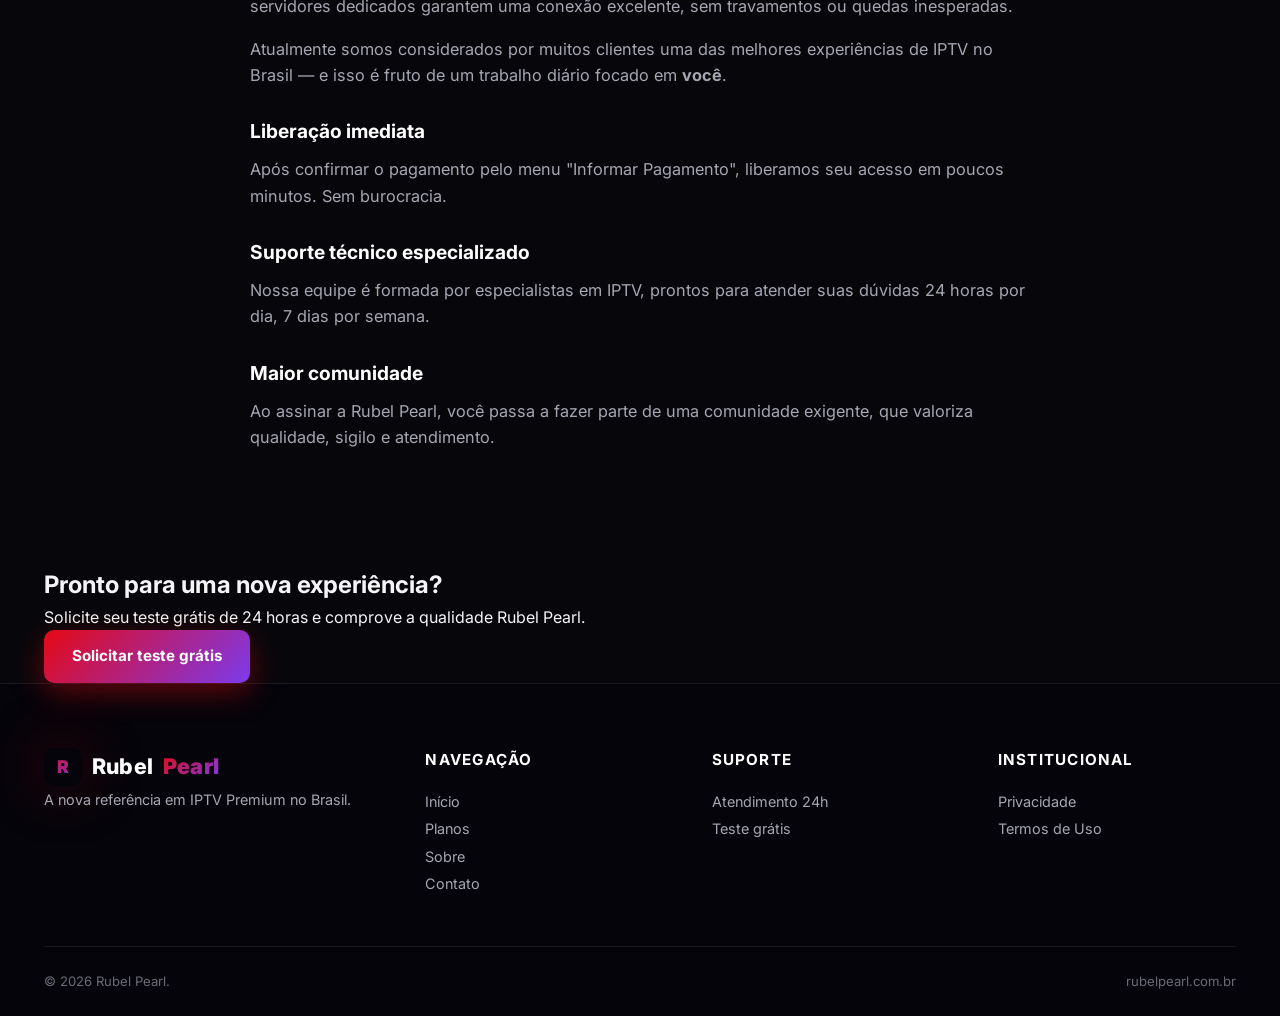
<file: sobre.html>
<!DOCTYPE html>
<html lang="pt-BR">
<head>
<meta charset="UTF-8">
<meta name="viewport" content="width=device-width, initial-scale=1, viewport-fit=cover">
<meta name="theme-color" content="#000000">
<title>Sobre a Rubel Pearl — A nova era do IPTV Premium no Brasil</title>
<meta name="description" content="Conheça a história, missão e diferenciais da Rubel Pearl, marca brasileira de IPTV Premium focada em qualidade, sigilo e atendimento de excelência.">
<link rel="canonical" href="/sobre.html">

<meta property="og:type" content="article">
<meta property="og:title" content="Sobre a Rubel Pearl">
<meta property="og:description" content="A história e os diferenciais da marca brasileira que está redefinindo o IPTV Premium.">
<meta property="og:url" content="/sobre.html">
<meta property="og:image" content="img/cat-filmes.jpg">

<link rel="preconnect" href="https://fonts.googleapis.com">
<link rel="preconnect" href="https://fonts.gstatic.com" crossorigin>
<link href="https://fonts.googleapis.com/css2?family=Cormorant+Garamond:ital,wght@0,400;0,500;1,400&family=Inter:wght@300;400;500;600&display=swap" rel="stylesheet">
<link rel="stylesheet" href="css/style.css">
</head>
<body>

<header class="site-header" role="banner">
  <div class="container header-row">
    <a href="index.html" class="logo"><span class="logo-mark">R</span> Rubel<span>Pearl</span></a>
    <nav class="nav"><ul>
      <li><a href="index.html">Início</a></li>
      <li><a href="planos.html">Planos</a></li>
      <li><a href="sobre.html" class="active">Sobre</a></li>
      <li><a href="index.html#aplicativos">Aplicativos</a></li>
      <li><a href="contato.html">Contato</a></li>
    </ul></nav>
    <div class="header-tools">
      <button class="icon-btn" aria-label="Buscar"><svg viewBox="0 0 24 24"><circle cx="11" cy="11" r="7"/><path d="m20 20-3.5-3.5"/></svg></button>
      <a class="icon-btn" href="contato.html" aria-label="Área do cliente"><svg viewBox="0 0 24 24"><path d="M20 21v-2a4 4 0 0 0-4-4H8a4 4 0 0 0-4 4v2"/><circle cx="12" cy="7" r="4"/></svg></a>
      <a class="icon-btn cart-badge" href="planos.html" aria-label="Carrinho"><svg viewBox="0 0 24 24"><circle cx="9" cy="21" r="1"/><circle cx="20" cy="21" r="1"/><path d="M1 1h4l2.7 13.4a2 2 0 0 0 2 1.6h9.7a2 2 0 0 0 2-1.6L23 6H6"/></svg></a>
      <button class="menu-toggle" aria-label="Abrir menu"><span></span></button>
    </div>
  </div>
</header>

<nav class="mobile-nav"><ul>
  <li><a href="index.html">Início</a></li>
  <li><a href="planos.html">Planos</a></li>
  <li><a href="sobre.html">Sobre a Marca</a></li>
  <li><a href="index.html#aplicativos">Aplicativos</a></li>
  <li><a href="contato.html">Contato</a></li>
</ul></nav>

<main>

<section class="page-hero">
  <div class="container">
    <p class="breadcrumb"><a href="index.html">Início</a> / Sobre</p>
    <h1>Sobre a Rubel Pearl</h1>
    <p>Uma marca brasileira que nasceu com o propósito de elevar o padrão do IPTV no país.</p>
  </div>
</section>

<section class="section">
  <div class="container">
    <article class="prose reveal">
      <h2>Nossa história</h2>
      <p>A <strong>Rubel Pearl</strong> nasceu da inquietação de quem percebeu que o entretenimento brasileiro merecia mais: mais estabilidade, mais sofisticação, mais respeito ao cliente. Construímos uma operação completa de IPTV Premium, com servidores dedicados, infraestrutura redundante e curadoria refinada de canais, filmes e séries.</p>
      <p>Hoje somos referência para quem busca uma experiência fluida, segura e elegante — em qualquer dispositivo, a qualquer hora.</p>

      <h2>Afinal, o que é IPTV?</h2>
      <p>O <strong>IPTV</strong> (Internet Protocol Television) é a transmissão de conteúdo televisivo por meio de redes de internet, em vez de antenas, satélite ou cabos tradicionais. Isso permite maior flexibilidade, personalização e qualidade de imagem.</p>
      <p>Diferente da TV convencional, o IPTV oferece recursos interativos como pausar programas ao vivo, retroceder e acessar um vasto catálogo sob demanda — tudo através da sua banda larga.</p>

      <h2>Os benefícios do IPTV Rubel Pearl</h2>
      <ul>
        <li><strong>Acesso sob demanda:</strong> escolha o que assistir, quando quiser.</li>
        <li><strong>Personalização total:</strong> organize favoritos e crie listas pessoais.</li>
        <li><strong>Multidispositivo:</strong> assista na TV, smartphone, tablet ou computador.</li>
        <li><strong>Funções avançadas:</strong> pausar, retroceder e gravar programas ao vivo.</li>
        <li><strong>Qualidade superior:</strong> alta definição e 4K conforme a sua conexão.</li>
        <li><strong>Custo-benefício:</strong> muito mais barato que pacotes de TV a cabo.</li>
        <li><strong>Sem fronteiras:</strong> acesso a conteúdos do mundo todo.</li>
        <li><strong>Evolução constante:</strong> tecnologia atualizada permanentemente.</li>
        <li><strong>Interatividade:</strong> recursos modernos e envolventes.</li>
        <li><strong>Instalação simples:</strong> mais fácil do que sistemas tradicionais.</li>
      </ul>

      <h2>Por que escolher a Rubel Pearl</h2>
      <p>Sua privacidade e segurança são prioridade. Trabalhamos com criptografia ponta a ponta e jamais compartilhamos seus dados — seja com pessoa física ou autoridade governamental. Nossos servidores dedicados garantem uma conexão excelente, sem travamentos ou quedas inesperadas.</p>
      <p>Atualmente somos considerados por muitos clientes uma das melhores experiências de IPTV no Brasil — e isso é fruto de um trabalho diário focado em <strong>você</strong>.</p>

      <h3>Liberação imediata</h3>
      <p>Após confirmar o pagamento pelo menu "Informar Pagamento", liberamos seu acesso em poucos minutos. Sem burocracia.</p>

      <h3>Suporte técnico especializado</h3>
      <p>Nossa equipe é formada por especialistas em IPTV, prontos para atender suas dúvidas 24 horas por dia, 7 dias por semana.</p>

      <h3>Maior comunidade</h3>
      <p>Ao assinar a Rubel Pearl, você passa a fazer parte de uma comunidade exigente, que valoriza qualidade, sigilo e atendimento.</p>
    </article>
  </div>
</section>

<section class="newsletter">
  <div class="container">
    <h2>Pronto para uma nova experiência?</h2>
    <p>Solicite seu teste grátis de 24 horas e comprove a qualidade Rubel Pearl.</p>
    <a href="contato.html" class="btn btn--gold">Solicitar teste grátis</a>
  </div>
</section>

</main>

<footer class="site-footer">
  <div class="container">
    <div class="footer-grid">
      <div class="footer-brand">
        <a href="index.html" class="logo"><span class="logo-mark">R</span> Rubel<span>Pearl</span></a>
        <p>A nova referência em IPTV Premium no Brasil.</p>
      </div>
      <div class="footer-col"><h4>Navegação</h4><ul><li><a href="index.html">Início</a></li><li><a href="planos.html">Planos</a></li><li><a href="sobre.html">Sobre</a></li><li><a href="contato.html">Contato</a></li></ul></div>
      <div class="footer-col"><h4>Suporte</h4><ul><li><a href="contato.html">Atendimento 24h</a></li><li><a href="contato.html">Teste grátis</a></li></ul></div>
      <div class="footer-col"><h4>Institucional</h4><ul><li><a href="politica-privacidade.html">Privacidade</a></li><li><a href="termos.html">Termos de Uso</a></li></ul></div>
    </div>
    <div class="footer-bottom"><span>© <span id="year">2026</span> Rubel Pearl.</span><span>rubelpearl.com.br</span></div>
  </div>
</footer>
<script src="js/main.js" defer></script>
</body>
</html>
</file>
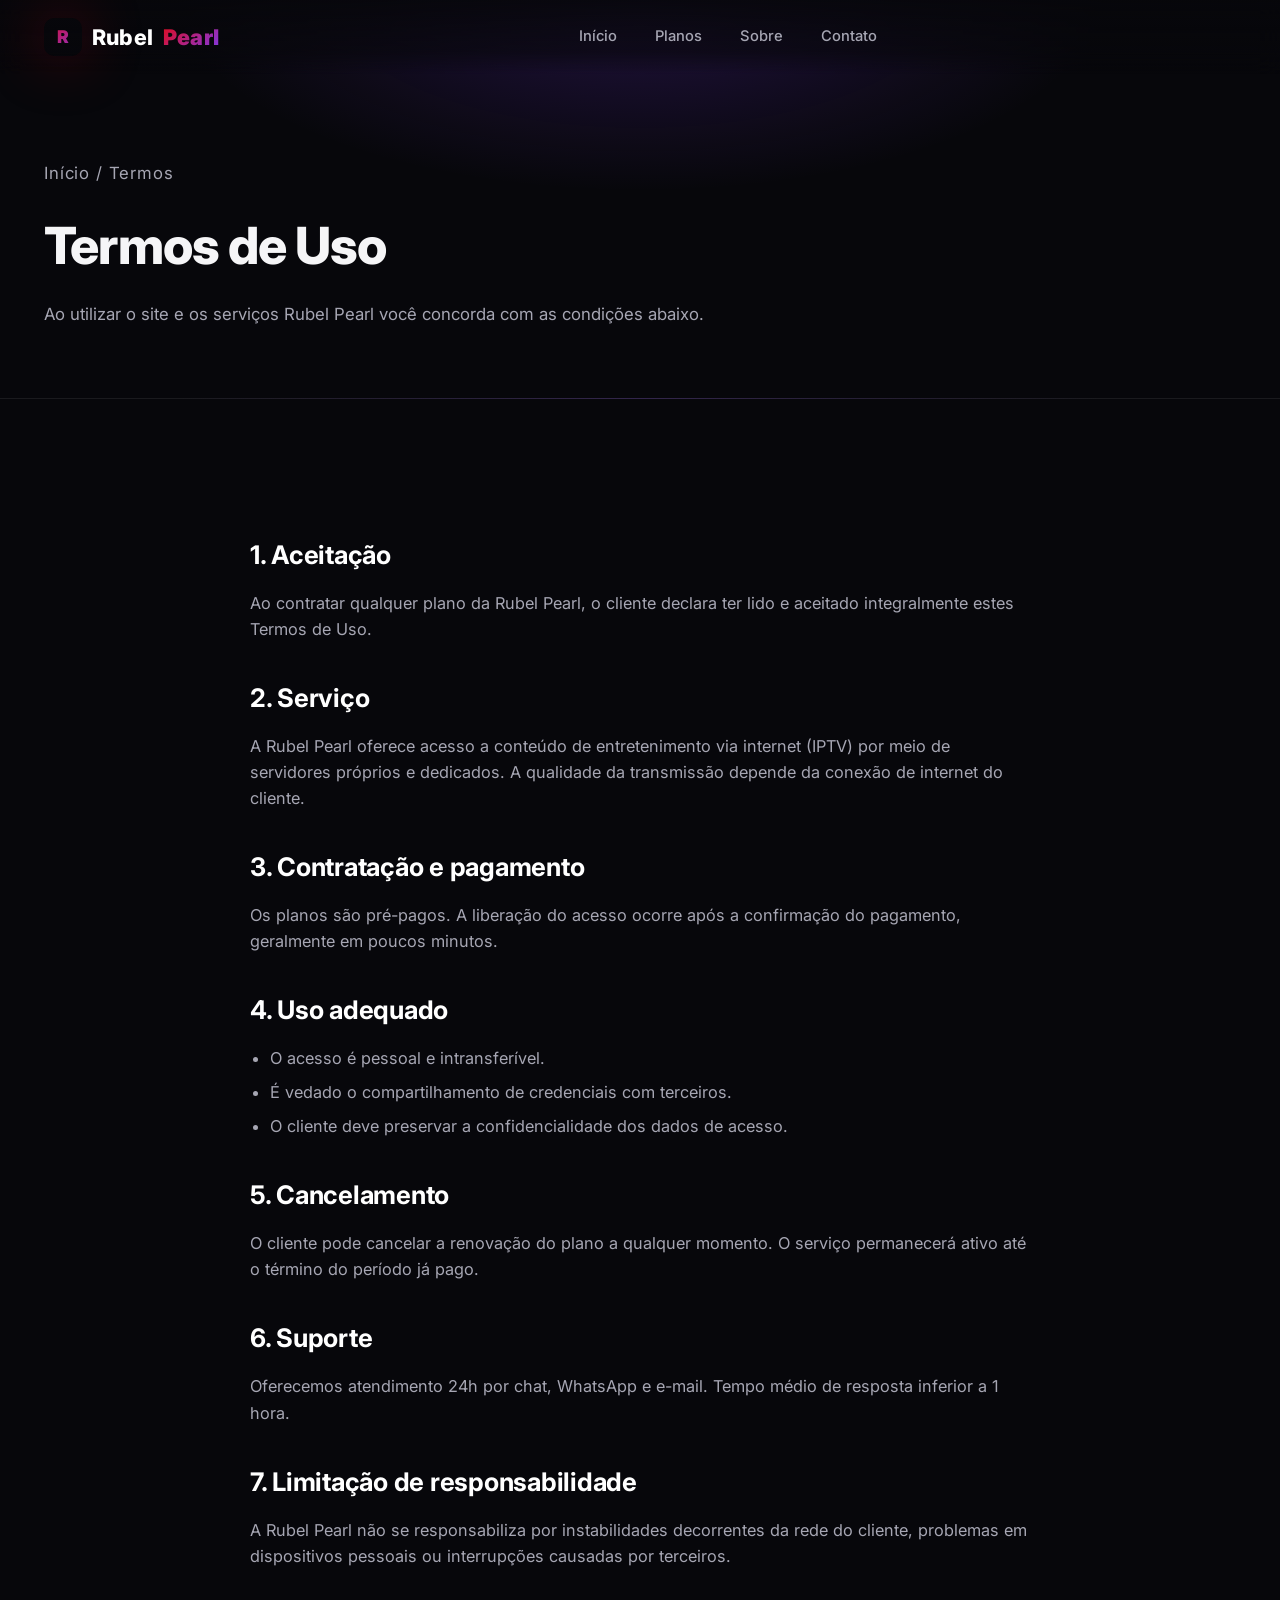
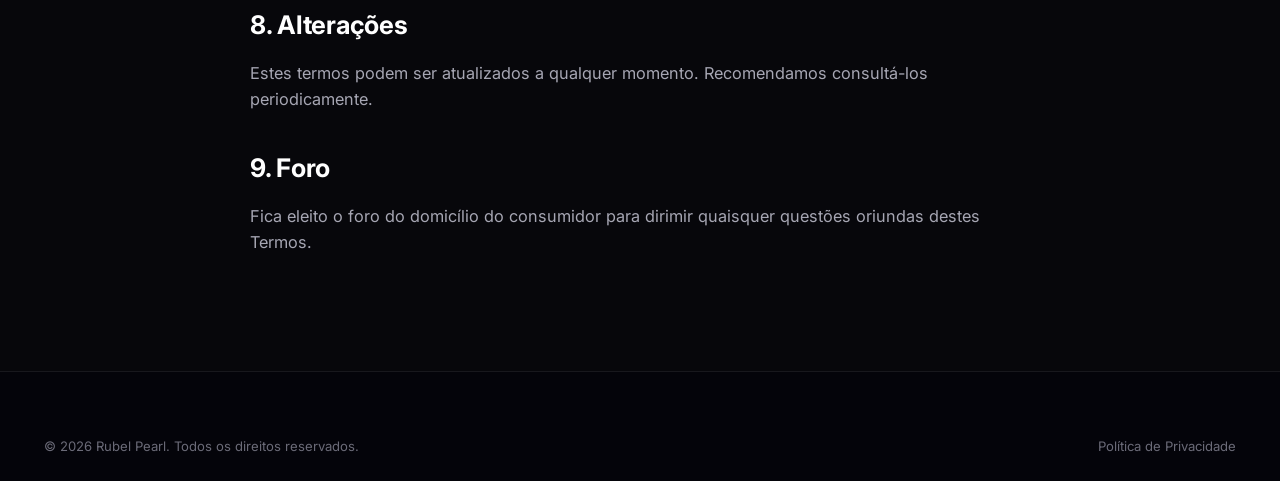
<file: termos.html>
<!DOCTYPE html>
<html lang="pt-BR">
<head>
<meta charset="UTF-8">
<meta name="viewport" content="width=device-width, initial-scale=1">
<title>Termos de Uso — Rubel Pearl</title>
<meta name="description" content="Termos e condições de uso dos serviços da Rubel Pearl.">
<link rel="canonical" href="/termos.html">
<link rel="preconnect" href="https://fonts.googleapis.com">
<link rel="preconnect" href="https://fonts.gstatic.com" crossorigin>
<link href="https://fonts.googleapis.com/css2?family=Cormorant+Garamond:ital,wght@0,400;0,500;1,400&family=Inter:wght@300;400;500;600&display=swap" rel="stylesheet">
<link rel="stylesheet" href="css/style.css">
</head>
<body>

<header class="site-header">
  <div class="container header-row">
    <a href="index.html" class="logo"><span class="logo-mark">R</span> Rubel<span>Pearl</span></a>
    <nav class="nav"><ul>
      <li><a href="index.html">Início</a></li>
      <li><a href="planos.html">Planos</a></li>
      <li><a href="sobre.html">Sobre</a></li>
      <li><a href="contato.html">Contato</a></li>
    </ul></nav>
    <div class="header-tools"><button class="menu-toggle" aria-label="Abrir menu"><span></span></button></div>
  </div>
</header>
<nav class="mobile-nav"><ul>
  <li><a href="index.html">Início</a></li><li><a href="planos.html">Planos</a></li>
  <li><a href="sobre.html">Sobre</a></li><li><a href="contato.html">Contato</a></li>
</ul></nav>

<main>
<section class="page-hero">
  <div class="container">
    <p class="breadcrumb"><a href="index.html">Início</a> / Termos</p>
    <h1>Termos de Uso</h1>
    <p>Ao utilizar o site e os serviços Rubel Pearl você concorda com as condições abaixo.</p>
  </div>
</section>

<section class="section">
  <div class="container">
    <article class="prose">
      <h2>1. Aceitação</h2>
      <p>Ao contratar qualquer plano da Rubel Pearl, o cliente declara ter lido e aceitado integralmente estes Termos de Uso.</p>

      <h2>2. Serviço</h2>
      <p>A Rubel Pearl oferece acesso a conteúdo de entretenimento via internet (IPTV) por meio de servidores próprios e dedicados. A qualidade da transmissão depende da conexão de internet do cliente.</p>

      <h2>3. Contratação e pagamento</h2>
      <p>Os planos são pré-pagos. A liberação do acesso ocorre após a confirmação do pagamento, geralmente em poucos minutos.</p>

      <h2>4. Uso adequado</h2>
      <ul>
        <li>O acesso é pessoal e intransferível.</li>
        <li>É vedado o compartilhamento de credenciais com terceiros.</li>
        <li>O cliente deve preservar a confidencialidade dos dados de acesso.</li>
      </ul>

      <h2>5. Cancelamento</h2>
      <p>O cliente pode cancelar a renovação do plano a qualquer momento. O serviço permanecerá ativo até o término do período já pago.</p>

      <h2>6. Suporte</h2>
      <p>Oferecemos atendimento 24h por chat, WhatsApp e e-mail. Tempo médio de resposta inferior a 1 hora.</p>

      <h2>7. Limitação de responsabilidade</h2>
      <p>A Rubel Pearl não se responsabiliza por instabilidades decorrentes da rede do cliente, problemas em dispositivos pessoais ou interrupções causadas por terceiros.</p>

      <h2>8. Alterações</h2>
      <p>Estes termos podem ser atualizados a qualquer momento. Recomendamos consultá-los periodicamente.</p>

      <h2>9. Foro</h2>
      <p>Fica eleito o foro do domicílio do consumidor para dirimir quaisquer questões oriundas destes Termos.</p>
    </article>
  </div>
</section>
</main>

<footer class="site-footer">
  <div class="container">
    <div class="footer-bottom" style="border:0;padding-top:0">
      <span>© <span id="year">2026</span> Rubel Pearl. Todos os direitos reservados.</span>
      <span><a href="politica-privacidade.html">Política de Privacidade</a></span>
    </div>
  </div>
</footer>
<script src="js/main.js" defer></script>
</body>
</html>
</file>
<file: css/style.css>
/* =========================================================
   RUBEL PEARL — Streaming Premium UI
   HTML5 + CSS3 puro
   ========================================================= */
*,*::before,*::after{box-sizing:border-box;margin:0;padding:0}
html{scroll-behavior:smooth;-webkit-text-size-adjust:100%}
img,svg,video{display:block;max-width:100%;height:auto}
a{color:inherit;text-decoration:none}
button{font:inherit;cursor:pointer;border:0;background:none;color:inherit}
ul{list-style:none}

:root{
  --bg:#07070b;
  --bg-2:#0d0d14;
  --bg-3:#14141d;
  --surface:#1a1a26;
  --surface-2:#22222f;
  --line:rgba(255,255,255,.08);
  --line-strong:rgba(255,255,255,.16);
  --text:#f5f5f7;
  --text-dim:#a6a6b3;
  --text-mute:#6b6b78;
  --brand:#e50914;
  --brand-2:#ff2a39;
  --accent:#7c3aed;
  --accent-2:#22d3ee;
  --gradient:linear-gradient(135deg,#e50914 0%,#7c3aed 100%);
  --gradient-soft:linear-gradient(135deg,rgba(229,9,20,.18),rgba(124,58,237,.18));
  --glow:0 0 60px rgba(229,9,20,.35);
  --radius:14px;
  --radius-lg:22px;
  --ff-display:"Inter","Helvetica Neue",Arial,sans-serif;
  --ff-body:"Inter","Helvetica Neue",Arial,sans-serif;
  --ease:cubic-bezier(.22,.61,.36,1);
  --container:1240px;
}

html,body{background:var(--bg);color:var(--text);font-family:var(--ff-body);font-size:16px;line-height:1.6;-webkit-font-smoothing:antialiased}
body{overflow-x:hidden}
.container{width:100%;max-width:var(--container);margin:0 auto;padding:0 24px}

::selection{background:var(--brand);color:#fff}

/* =================== HEADER =================== */
.site-header{
  position:fixed;top:0;left:0;right:0;z-index:100;
  background:linear-gradient(180deg,rgba(7,7,11,.92) 0%,rgba(7,7,11,.6) 70%,rgba(7,7,11,0) 100%);
  backdrop-filter:blur(14px);
  -webkit-backdrop-filter:blur(14px);
  transition:background .3s var(--ease);
}
.site-header.scrolled{background:rgba(7,7,11,.96);border-bottom:1px solid var(--line)}
.header-row{display:flex;align-items:center;justify-content:space-between;height:74px;gap:32px}
.logo{display:flex;align-items:center;gap:10px;font-weight:800;font-size:1.35rem;letter-spacing:.2px;color:#fff}
.logo span{background:var(--gradient);-webkit-background-clip:text;background-clip:text;color:transparent;font-weight:900}
.logo-mark{
  width:38px;height:38px;border-radius:10px;
  background:var(--gradient);
  display:grid;place-items:center;font-weight:900;color:#fff;
  box-shadow:var(--glow);
  font-size:1.1rem;
}
.nav>ul{display:flex;gap:6px}
.nav a{
  position:relative;display:inline-block;padding:10px 16px;border-radius:8px;
  font-size:.92rem;font-weight:500;color:var(--text-dim);
  transition:color .25s var(--ease),background .25s var(--ease);
}
.nav a:hover,.nav a.active{color:#fff;background:rgba(255,255,255,.06)}
.header-tools{display:flex;align-items:center;gap:10px}
.icon-btn{
  width:42px;height:42px;display:grid;place-items:center;border-radius:10px;
  background:rgba(255,255,255,.04);border:1px solid var(--line);
  color:var(--text);transition:all .25s var(--ease);
}
.icon-btn:hover{background:rgba(255,255,255,.1);border-color:var(--line-strong)}
.icon-btn svg{width:18px;height:18px;fill:none;stroke:currentColor;stroke-width:2;stroke-linecap:round;stroke-linejoin:round}
.cta-header{
  display:inline-flex;align-items:center;gap:8px;
  padding:11px 22px;border-radius:10px;
  background:var(--gradient);color:#fff;font-weight:700;font-size:.9rem;
  box-shadow:0 8px 24px rgba(229,9,20,.32);
  transition:transform .25s var(--ease),box-shadow .25s var(--ease);
}
.cta-header:hover{transform:translateY(-2px);box-shadow:0 12px 32px rgba(229,9,20,.45)}
.menu-toggle{display:none;width:42px;height:42px;border-radius:10px;border:1px solid var(--line);background:rgba(255,255,255,.04);position:relative}
.menu-toggle span,.menu-toggle span::before,.menu-toggle span::after{
  content:"";position:absolute;left:11px;width:20px;height:2px;background:#fff;border-radius:2px;transition:.3s var(--ease);
}
.menu-toggle span{top:50%;transform:translateY(-50%)}
.menu-toggle span::before{top:-7px;left:0}
.menu-toggle span::after{top:7px;left:0}
.menu-toggle.is-open span{background:transparent}
.menu-toggle.is-open span::before{top:0;transform:rotate(45deg)}
.menu-toggle.is-open span::after{top:0;transform:rotate(-45deg)}

.mobile-nav{
  position:fixed;inset:74px 0 0 0;background:rgba(7,7,11,.98);backdrop-filter:blur(20px);
  transform:translateY(-110%);transition:transform .4s var(--ease);z-index:90;padding:32px 24px;
}
.mobile-nav.is-open{transform:translateY(0)}
.mobile-nav ul{display:flex;flex-direction:column;gap:6px}
.mobile-nav a{display:block;padding:16px 18px;font-size:1.1rem;border-radius:10px;color:var(--text);border:1px solid var(--line)}

/* =================== HERO =================== */
.hero{
  position:relative;min-height:100vh;padding:140px 0 80px;
  display:flex;align-items:center;overflow:hidden;
  background:radial-gradient(80% 60% at 70% 30%,rgba(124,58,237,.22),transparent 60%),
             radial-gradient(70% 50% at 20% 80%,rgba(229,9,20,.22),transparent 60%),var(--bg);
}
.hero::before{
  content:"";position:absolute;inset:0;
  background:url('../img/hero.jpg') center/cover no-repeat;
  opacity:.35;mix-blend-mode:luminosity;
}
.hero::after{
  content:"";position:absolute;inset:0;
  background:linear-gradient(180deg,rgba(7,7,11,.4) 0%,rgba(7,7,11,.85) 70%,var(--bg) 100%);
}
.hero .container{position:relative;z-index:2}
.hero-eyebrow{
  display:inline-flex;align-items:center;gap:10px;
  padding:8px 16px;border-radius:999px;
  background:rgba(255,255,255,.06);border:1px solid var(--line-strong);
  font-size:.8rem;font-weight:600;letter-spacing:.08em;text-transform:uppercase;color:var(--text-dim);
  margin-bottom:28px;
}
.hero-eyebrow .dot{width:8px;height:8px;border-radius:50%;background:#22c55e;box-shadow:0 0 12px #22c55e;animation:pulse 2s infinite}
@keyframes pulse{50%{opacity:.5}}
.hero h1{
  font-size:clamp(2.4rem,6vw,4.6rem);line-height:1.05;font-weight:800;
  letter-spacing:-.02em;max-width:900px;margin-bottom:24px;
}
.hero h1 .grad{background:var(--gradient);-webkit-background-clip:text;background-clip:text;color:transparent}
.hero-sub{font-size:clamp(1rem,1.4vw,1.2rem);color:var(--text-dim);max-width:620px;margin-bottom:40px}
.hero-cta{display:flex;flex-wrap:wrap;gap:14px}
.hero-stats{display:flex;flex-wrap:wrap;gap:48px;margin-top:64px;padding-top:40px;border-top:1px solid var(--line)}
.hero-stats .stat strong{display:block;font-size:2rem;font-weight:800;background:var(--gradient);-webkit-background-clip:text;background-clip:text;color:transparent}
.hero-stats .stat span{font-size:.85rem;color:var(--text-mute);text-transform:uppercase;letter-spacing:.08em}

/* =================== BUTTONS =================== */
.btn{
  display:inline-flex;align-items:center;justify-content:center;gap:10px;
  padding:14px 28px;border-radius:10px;font-weight:700;font-size:.95rem;
  transition:transform .25s var(--ease),box-shadow .25s var(--ease),background .25s var(--ease);
  white-space:nowrap;
}
.btn--primary{background:var(--gradient);color:#fff;box-shadow:0 10px 30px rgba(229,9,20,.38)}
.btn--primary:hover{transform:translateY(-2px);box-shadow:0 16px 40px rgba(229,9,20,.55)}
.btn--ghost{background:rgba(255,255,255,.08);color:#fff;border:1px solid var(--line-strong);backdrop-filter:blur(8px)}
.btn--ghost:hover{background:rgba(255,255,255,.14)}
.btn--dark{background:#fff;color:#000}
.btn--dark:hover{background:#e5e5e5}
.btn--gold{background:var(--gradient);color:#fff;box-shadow:0 10px 30px rgba(229,9,20,.4)}
.btn--gold:hover{transform:translateY(-2px)}
.btn--wide{width:100%}
.btn svg{width:18px;height:18px;fill:none;stroke:currentColor;stroke-width:2}

/* =================== SECTIONS =================== */
.section{padding:100px 0;position:relative}
.section--alt{background:var(--bg-2)}
.section-head{text-align:center;max-width:720px;margin:0 auto 64px}
.section-eyebrow{
  display:inline-block;padding:6px 14px;border-radius:999px;
  background:var(--gradient-soft);border:1px solid var(--line-strong);
  font-size:.78rem;font-weight:600;letter-spacing:.1em;text-transform:uppercase;color:#fff;margin-bottom:16px;
}
.section-title{font-size:clamp(1.9rem,3.5vw,2.8rem);font-weight:800;line-height:1.15;letter-spacing:-.02em;margin-bottom:16px}
.section-title .grad{background:var(--gradient);-webkit-background-clip:text;background-clip:text;color:transparent}
.section-sub{font-size:1.05rem;color:var(--text-dim)}

/* =================== CATEGORY ROW (streaming style) =================== */
.cat-grid{display:grid;grid-template-columns:repeat(4,1fr);gap:20px}
.cat-card{
  position:relative;border-radius:var(--radius-lg);overflow:hidden;aspect-ratio:3/4;
  background:var(--surface);cursor:pointer;
  transition:transform .4s var(--ease),box-shadow .4s var(--ease);
}
.cat-card img{width:100%;height:100%;object-fit:cover;transition:transform .8s var(--ease)}
.cat-card::after{
  content:"";position:absolute;inset:0;
  background:linear-gradient(180deg,transparent 40%,rgba(0,0,0,.95) 100%);
}
.cat-card-body{position:absolute;left:0;right:0;bottom:0;padding:24px;z-index:2}
.cat-card-body h3{font-size:1.4rem;font-weight:700;margin-bottom:6px}
.cat-card-body p{font-size:.88rem;color:var(--text-dim)}
.cat-card-body .num{font-size:.78rem;color:var(--brand-2);font-weight:700;letter-spacing:.1em;text-transform:uppercase;margin-bottom:8px;display:block}
.cat-card:hover{transform:translateY(-6px);box-shadow:0 24px 60px rgba(0,0,0,.6)}
.cat-card:hover img{transform:scale(1.08)}

/* =================== FEATURES =================== */
.features{display:grid;grid-template-columns:repeat(3,1fr);gap:24px}
.feature{
  padding:36px 30px;border-radius:var(--radius-lg);
  background:var(--surface);border:1px solid var(--line);
  transition:transform .3s var(--ease),border-color .3s var(--ease);
}
.feature:hover{transform:translateY(-4px);border-color:var(--line-strong)}
.feature-ico{
  width:56px;height:56px;border-radius:14px;display:grid;place-items:center;
  background:var(--gradient-soft);border:1px solid var(--line-strong);margin-bottom:20px;
}
.feature-ico svg{width:24px;height:24px;stroke:#fff;fill:none;stroke-width:2}
.feature h3{font-size:1.2rem;font-weight:700;margin-bottom:10px}
.feature p{color:var(--text-dim);font-size:.95rem}

/* =================== APPS =================== */
.apps-grid{display:grid;grid-template-columns:repeat(6,1fr);gap:14px}
.app-pill{
  display:flex;flex-direction:column;align-items:center;gap:10px;
  padding:24px 16px;border-radius:var(--radius);
  background:var(--surface);border:1px solid var(--line);text-align:center;
  transition:all .25s var(--ease);
}
.app-pill:hover{transform:translateY(-4px);border-color:var(--brand);background:var(--surface-2)}
.app-pill .ico{width:42px;height:42px;border-radius:10px;background:var(--gradient);display:grid;place-items:center;color:#fff;font-weight:800}
.app-pill span{font-size:.82rem;color:var(--text-dim);font-weight:500}

/* =================== PLANS =================== */
.plans-grid{display:grid;grid-template-columns:repeat(3,1fr);gap:24px;max-width:1100px;margin:0 auto}
.plan{
  position:relative;padding:40px 32px;border-radius:var(--radius-lg);
  background:var(--surface);border:1px solid var(--line);
  display:flex;flex-direction:column;
  transition:transform .3s var(--ease),border-color .3s var(--ease);
}
.plan:hover{transform:translateY(-6px);border-color:var(--line-strong)}
.plan--featured{
  background:linear-gradient(180deg,rgba(229,9,20,.12),var(--surface) 60%);
  border-color:var(--brand);
  box-shadow:0 30px 80px rgba(229,9,20,.18);
  transform:scale(1.03);
}
.plan--featured:hover{transform:scale(1.03) translateY(-6px)}
.plan-badge{
  position:absolute;top:-14px;left:50%;transform:translateX(-50%);
  padding:6px 18px;border-radius:999px;background:var(--gradient);color:#fff;
  font-size:.72rem;font-weight:700;letter-spacing:.1em;text-transform:uppercase;
  box-shadow:0 8px 20px rgba(229,9,20,.45);
}
.plan h3{font-size:1.3rem;font-weight:700;margin-bottom:6px}
.plan-desc{color:var(--text-dim);font-size:.9rem;margin-bottom:28px}
.plan-price{margin-bottom:28px;padding-bottom:24px;border-bottom:1px solid var(--line)}
.plan-price small{display:block;font-size:.78rem;color:var(--text-mute);text-transform:uppercase;letter-spacing:.1em;margin-bottom:8px}
.plan-price strong{display:block;font-size:3rem;font-weight:800;line-height:1;letter-spacing:-.02em}
.plan-price strong .cur{font-size:1.2rem;vertical-align:top;color:var(--text-dim);margin-right:4px}
.plan-price strong sub{font-size:1.4rem;color:var(--text-dim);vertical-align:baseline}
.plan-price span{display:block;margin-top:8px;font-size:.85rem;color:var(--text-dim)}
.plan-features{flex:1;margin-bottom:28px}
.plan-features li{padding:10px 0;display:flex;align-items:start;gap:12px;font-size:.92rem;color:var(--text-dim)}
.plan-features li::before{
  content:"";flex:0 0 18px;width:18px;height:18px;border-radius:50%;
  background:var(--gradient);display:inline-block;margin-top:3px;
  -webkit-mask:url("data:image/svg+xml;utf8,<svg xmlns='http://www.w3.org/2000/svg' viewBox='0 0 24 24'><path fill='black' d='M9 16.2l-3.5-3.6L4 14.1 9 19l11-11-1.4-1.4z'/></svg>") center/14px no-repeat;
          mask:url("data:image/svg+xml;utf8,<svg xmlns='http://www.w3.org/2000/svg' viewBox='0 0 24 24'><path fill='black' d='M9 16.2l-3.5-3.6L4 14.1 9 19l11-11-1.4-1.4z'/></svg>") center/14px no-repeat;
}
.promo-tag{display:inline-block;padding:3px 10px;border-radius:6px;background:rgba(34,197,94,.18);color:#22c55e;font-size:.7rem;font-weight:700;text-transform:uppercase;letter-spacing:.08em;margin-left:6px;vertical-align:middle}

/* =================== FAQ =================== */
.faq{max-width:820px;margin:0 auto;display:flex;flex-direction:column;gap:14px}
.faq details{background:var(--surface);border:1px solid var(--line);border-radius:var(--radius);padding:0;overflow:hidden;transition:border-color .3s}
.faq details[open]{border-color:var(--brand)}
.faq summary{padding:22px 26px;cursor:pointer;font-weight:600;font-size:1.02rem;list-style:none;display:flex;justify-content:space-between;align-items:center;gap:16px}
.faq summary::-webkit-details-marker{display:none}
.faq summary::after{content:"+";font-size:1.6rem;color:var(--brand-2);font-weight:300;transition:transform .3s}
.faq details[open] summary::after{content:"−"}
.faq details p{padding:0 26px 22px;color:var(--text-dim);font-size:.95rem}

/* =================== CTA STRIP =================== */
.cta-strip{
  position:relative;padding:80px 0;text-align:center;overflow:hidden;
  background:var(--gradient);
}
.cta-strip::before{
  content:"";position:absolute;inset:0;
  background:radial-gradient(60% 80% at 50% 50%,rgba(0,0,0,.3),transparent);
}
.cta-strip .container{position:relative}
.cta-strip h2{font-size:clamp(1.8rem,3vw,2.5rem);font-weight:800;margin-bottom:16px;color:#fff}
.cta-strip p{color:rgba(255,255,255,.85);font-size:1.05rem;margin-bottom:32px;max-width:600px;margin-left:auto;margin-right:auto}
.cta-strip .btn--dark{background:#000;color:#fff}
.cta-strip .btn--dark:hover{background:#1a1a1a}

/* =================== PAGE HERO (interiores) =================== */
.page-hero{
  padding:160px 0 70px;
  background:radial-gradient(60% 80% at 50% 0%,rgba(124,58,237,.22),transparent 60%),var(--bg);
  border-bottom:1px solid var(--line);
}
.page-hero h1{font-size:clamp(2rem,4vw,3.4rem);font-weight:800;margin-bottom:14px;letter-spacing:-.02em}
.page-hero p{color:var(--text-dim);max-width:680px;font-size:1.05rem}
.breadcrumb{color:var(--text-mute);font-size:.85rem;margin-bottom:18px;letter-spacing:.05em}
.breadcrumb a{color:var(--text-dim)}
.breadcrumb a:hover{color:#fff}

/* =================== CONTENT (textos longos) =================== */
.prose{max-width:780px;margin:0 auto;color:var(--text-dim);font-size:1.02rem}
.prose h2{color:#fff;font-size:1.6rem;font-weight:700;margin:36px 0 14px;letter-spacing:-.01em}
.prose h3{color:#fff;font-size:1.2rem;font-weight:700;margin:28px 0 10px}
.prose p{margin-bottom:16px}
.prose ul{padding-left:20px;margin-bottom:16px}
.prose ul li{list-style:disc;margin-bottom:8px}

/* =================== CONTACT =================== */
.contact-grid{display:grid;grid-template-columns:1fr 1fr;gap:48px;max-width:1100px;margin:0 auto}
.contact-card{padding:36px;border-radius:var(--radius-lg);background:var(--surface);border:1px solid var(--line)}
.contact-card h3{margin-bottom:18px;font-size:1.3rem}
.contact-card p{color:var(--text-dim);margin-bottom:14px}
.contact-card a{color:var(--brand-2);font-weight:600}
.form-field{margin-bottom:16px}
.form-field label{display:block;font-size:.85rem;margin-bottom:8px;color:var(--text-dim);font-weight:500}
.form-field input,.form-field textarea{
  width:100%;padding:14px 16px;border-radius:10px;
  background:var(--bg-2);border:1px solid var(--line);color:#fff;font:inherit;
  transition:border-color .25s;
}
.form-field input:focus,.form-field textarea:focus{outline:none;border-color:var(--brand)}
.form-field textarea{min-height:120px;resize:vertical}

/* =================== FOOTER =================== */
.site-footer{background:#04040a;border-top:1px solid var(--line);padding:64px 0 24px;color:var(--text-dim)}
.footer-grid{display:grid;grid-template-columns:1.4fr 1fr 1fr 1fr;gap:48px;margin-bottom:48px}
.footer-grid h4{color:#fff;font-size:.95rem;font-weight:700;margin-bottom:16px;text-transform:uppercase;letter-spacing:.08em}
.footer-grid p,.footer-grid li{font-size:.9rem;line-height:1.9}
.footer-grid a:hover{color:#fff}
.footer-bottom{padding-top:24px;border-top:1px solid var(--line);display:flex;justify-content:space-between;flex-wrap:wrap;gap:14px;font-size:.82rem;color:var(--text-mute)}
.footer-bottom a:hover{color:#fff}

/* =================== WHATSAPP FLOAT =================== */
.whatsapp-float{
  position:fixed;right:22px;bottom:22px;z-index:200;
  display:inline-flex;align-items:center;gap:10px;
  padding:14px 22px 14px 16px;border-radius:999px;
  background:#25d366;color:#fff;font-weight:700;font-size:.95rem;
  box-shadow:0 14px 36px rgba(37,211,102,.45);
  transition:transform .3s var(--ease),box-shadow .3s var(--ease);
}
.whatsapp-float:hover{transform:translateY(-3px) scale(1.03);box-shadow:0 18px 44px rgba(37,211,102,.6)}
.whatsapp-float svg{width:24px;height:24px;fill:#fff}
.whatsapp-float .label{display:inline}

/* =================== REVEAL ANIMATIONS =================== */
.reveal{opacity:0;transform:translateY(30px);transition:opacity .9s var(--ease),transform .9s var(--ease)}
.reveal.is-visible{opacity:1;transform:translateY(0)}

/* =================== RESPONSIVE =================== */
@media (max-width:1024px){
  .cat-grid{grid-template-columns:repeat(2,1fr)}
  .features{grid-template-columns:1fr}
  .apps-grid{grid-template-columns:repeat(3,1fr)}
  .plans-grid{grid-template-columns:1fr;max-width:480px}
  .plan--featured{transform:none}
  .plan--featured:hover{transform:translateY(-6px)}
  .contact-grid{grid-template-columns:1fr}
  .footer-grid{grid-template-columns:1fr 1fr;gap:32px}
  .nav,.cta-header{display:none}
  .menu-toggle{display:block}
}
@media (max-width:600px){
  .section{padding:70px 0}
  .hero{padding:120px 0 60px;min-height:auto}
  .hero-stats{gap:28px}
  .hero-stats .stat strong{font-size:1.6rem}
  .cat-grid{grid-template-columns:1fr}
  .apps-grid{grid-template-columns:repeat(2,1fr)}
  .footer-grid{grid-template-columns:1fr}
  .whatsapp-float .label{display:none}
  .whatsapp-float{padding:14px;border-radius:50%}
}
</file>
